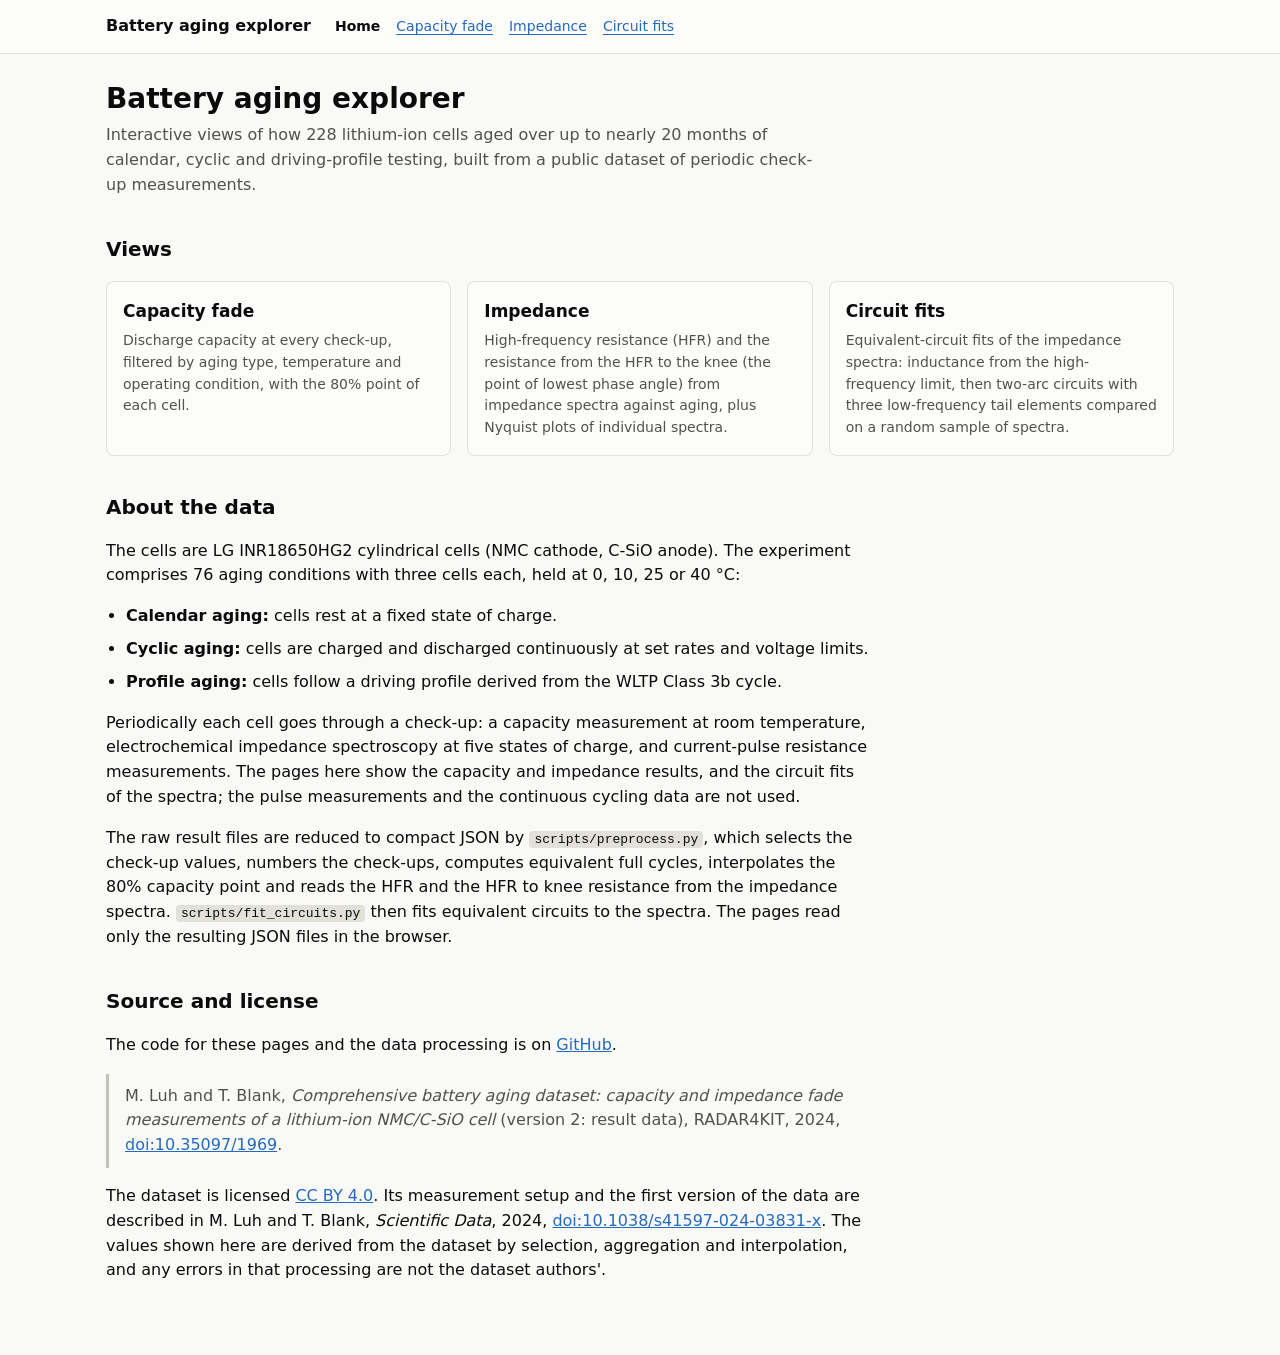
<file: index.html>
<!doctype html>
<html lang="en">
<head>
<meta charset="utf-8">
<meta name="viewport" content="width=device-width, initial-scale=1">
<title>Battery aging explorer</title>
<meta name="description" content="Interactive views of capacity fade and impedance of 228 NMC/C-SiO cells aged under calendar, cyclic and driving-profile conditions.">
<link rel="stylesheet" href="style.css">
</head>
<body>
<header class="site-header">
  <div class="inner">
    <span class="site-title">Battery aging explorer</span>
    <nav class="site-nav" aria-label="Views">
      <a href="index.html" aria-current="page">Home</a>
      <a href="capacity.html">Capacity fade</a>
      <a href="impedance.html">Impedance</a>
      <a href="circuit-fits.html">Circuit fits</a>
    </nav>
  </div>
</header>

<main>
  <h1>Battery aging explorer</h1>
  <p class="lede">
    Interactive views of how 228 lithium-ion cells aged over up to nearly 20 months of calendar, cyclic and driving-profile testing,
    built from a public dataset of periodic check-up measurements.
  </p>

  <h2>Views</h2>
  <ul class="cards">
    <li class="card">
      <a class="stretch" href="capacity.html">
        <h3>Capacity fade</h3>
        <p>Discharge capacity at every check-up, filtered by aging type, temperature and operating condition, with the 80% point of each cell.</p>
      </a>
    </li>
    <li class="card">
      <a class="stretch" href="impedance.html">
        <h3>Impedance</h3>
        <p>High-frequency resistance (HFR) and the resistance from the HFR to the knee (the point of lowest phase angle) from impedance spectra against aging, plus Nyquist plots of individual spectra.</p>
      </a>
    </li>
    <li class="card">
      <a class="stretch" href="circuit-fits.html">
        <h3>Circuit fits</h3>
        <p>Equivalent-circuit fits of the impedance spectra: inductance from the high-frequency limit, then two-arc circuits with three low-frequency tail elements compared on a random sample of spectra.</p>
      </a>
    </li>
  </ul>

  <h2 id="about">About the data</h2>
  <p>
    The cells are LG INR18650HG2 cylindrical cells (NMC cathode, C-SiO anode). The experiment comprises
    76 aging conditions with three cells each, held at 0, 10, 25 or 40 °C:
  </p>
  <ul class="notes">
    <li><strong>Calendar aging:</strong> cells rest at a fixed state of charge.</li>
    <li><strong>Cyclic aging:</strong> cells are charged and discharged continuously at set rates and voltage limits.</li>
    <li><strong>Profile aging:</strong> cells follow a driving profile derived from the WLTP Class 3b cycle.</li>
  </ul>
  <p>
    Periodically each cell goes through a check-up: a capacity measurement at room temperature, electrochemical impedance
    spectroscopy at five states of charge, and current-pulse resistance measurements. The pages here show the capacity and
    impedance results, and the circuit fits of the spectra; the pulse measurements and the continuous cycling data are not used.
  </p>
  <p>
    The raw result files are reduced to compact JSON by <code>scripts/preprocess.py</code>, which selects the check-up values,
    numbers the check-ups, computes equivalent full cycles, interpolates the 80% capacity point and reads the HFR and the HFR to knee resistance from the impedance spectra. <code>scripts/fit_circuits.py</code> then fits equivalent circuits to the spectra. The pages read only the resulting JSON files in the browser.
  </p>

  <h2>Source and license</h2>
  <p>The code for these pages and the data processing is on <a href="https://github.com/sameffman/battery-aging-explorer">GitHub</a>.</p>
  <blockquote class="citation">
    M. Luh and T. Blank, <em>Comprehensive battery aging dataset: capacity and impedance fade measurements of a lithium-ion NMC/C-SiO cell</em>
    (version 2: result data), RADAR4KIT, 2024,
    <a href="https://doi.org/10.35097/1969">doi:10.35097/1969</a>.
  </blockquote>
  <p>
    The dataset is licensed <a href="https://creativecommons.org/licenses/by/4.0/">CC BY 4.0</a>. Its measurement setup and the first
    version of the data are described in M. Luh and T. Blank, <em>Scientific Data</em>, 2024,
    <a href="https://doi.org/10.1038/s41597-024-03831-x">doi:10.1038/s41597-024-03831-x</a>.
    The values shown here are derived from the dataset by selection, aggregation and interpolation, and any errors in that processing are not the dataset authors'.
  </p>
</main>
</body>
</html>
</file>
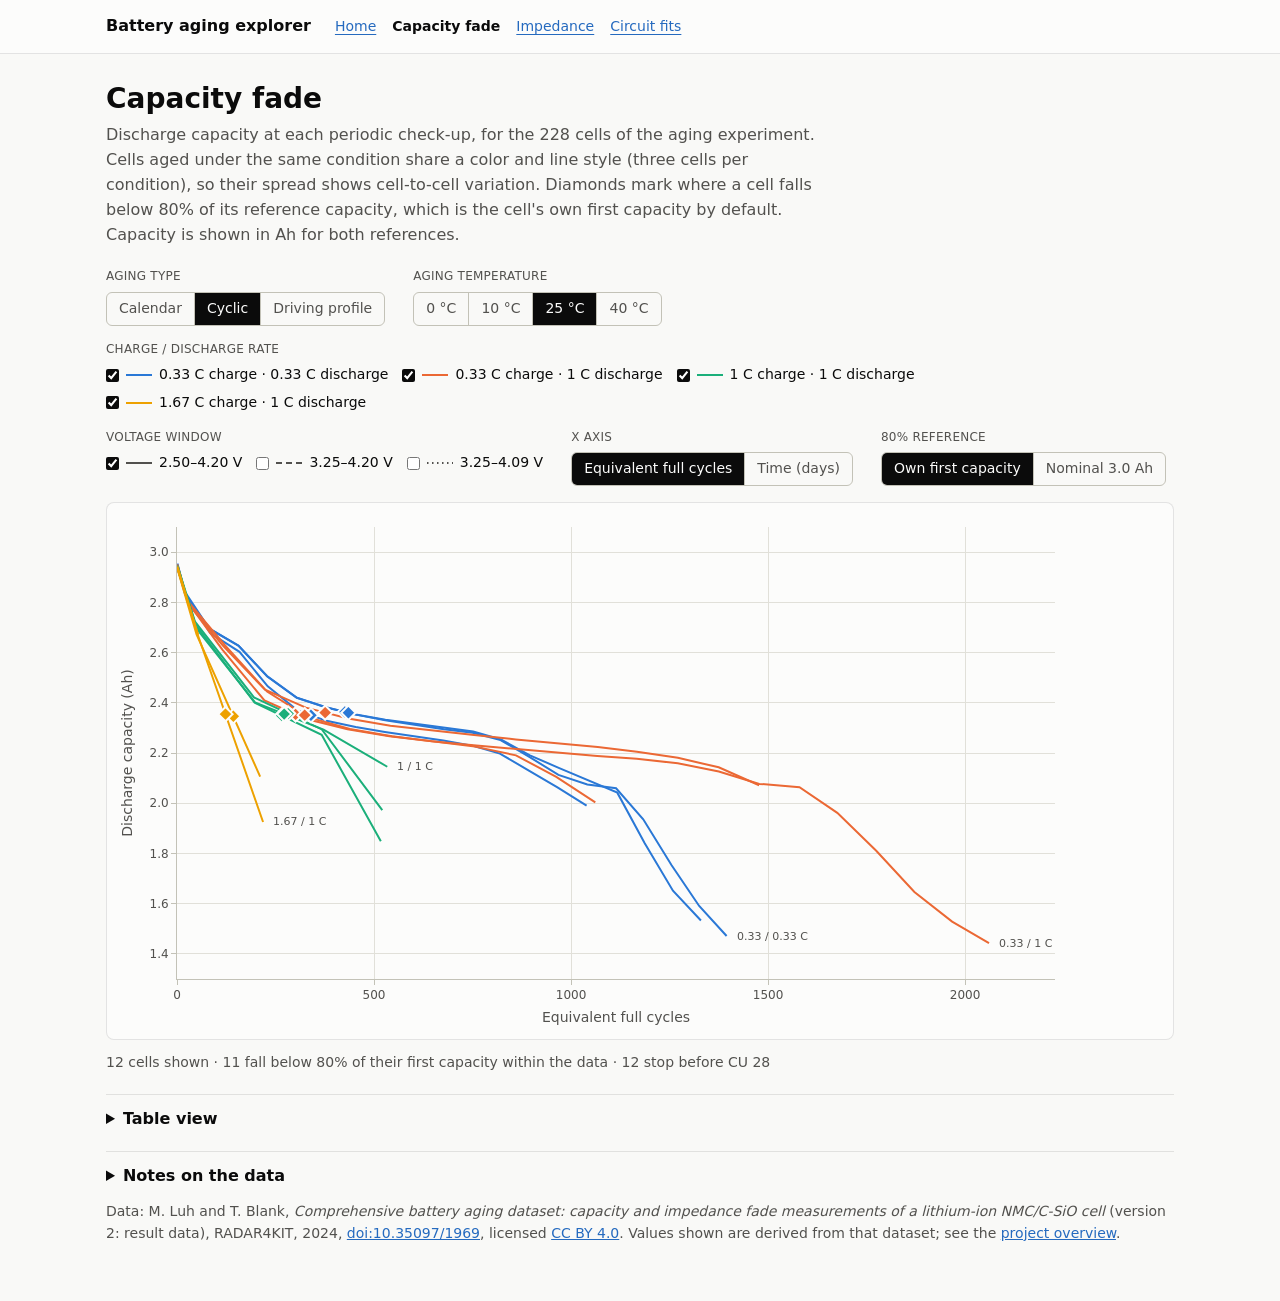
<file: capacity.html>
<!doctype html>
<html lang="en">
<head>
<meta charset="utf-8">
<meta name="viewport" content="width=device-width, initial-scale=1">
<title>Capacity fade · Battery aging explorer</title>
<meta name="description" content="Discharge capacity of 228 NMC/C-SiO 18650 cells at each check-up, filterable by aging type, temperature and operating condition.">
<link rel="stylesheet" href="style.css">
<!-- Plotly is loaded from a CDN at a pinned version. -->
<script src="https://cdn.plot.ly/plotly-2.35.2.min.js" charset="utf-8"></script>
</head>
<body>
<header class="site-header">
  <div class="inner">
    <span class="site-title">Battery aging explorer</span>
    <nav class="site-nav" aria-label="Views">
      <a href="index.html">Home</a>
      <a href="capacity.html" aria-current="page">Capacity fade</a>
      <a href="impedance.html">Impedance</a>
      <a href="circuit-fits.html">Circuit fits</a>
    </nav>
  </div>
</header>

<main>
  <h1>Capacity fade</h1>
  <p class="lede">
    Discharge capacity at each periodic check-up, for the 228 cells of the aging experiment.
    Cells aged under the same condition share a color and line style (three cells per condition),
    so their spread shows cell-to-cell variation. Diamonds mark where a cell falls below 80% of its reference capacity, which is the cell's own first capacity by default. Capacity is shown in Ah for both references.
  </p>

  <form class="controls" id="controls" aria-label="Filters" onsubmit="return false">
    <fieldset><legend>Aging type</legend><div class="options seg" id="type-options"></div></fieldset>
    <fieldset><legend>Aging temperature</legend><div class="options seg" id="temp-options"></div></fieldset>
    <fieldset><legend id="color-title"></legend><div class="options checks" id="color-options"></div></fieldset>
    <fieldset id="dash-group"><legend id="dash-title"></legend><div class="options checks" id="dash-options"></div></fieldset>
    <fieldset><legend>X axis</legend><div class="options seg" id="x-options"></div></fieldset>
    <fieldset><legend>80% reference</legend><div class="options seg" id="ref-options"></div></fieldset>
  </form>

  <div class="chart-card"><div id="chart" role="img" aria-label="Line chart of discharge capacity against aging, one line per cell. A table with the same cells follows the chart."></div></div>
  <p class="summary" id="summary" aria-live="polite"></p>

  <details>
    <summary>Table view</summary>
    <p class="summary" id="table-caption"></p>
    <div class="table-wrap"><table id="table"></table></div>
  </details>

  <details>
    <summary>Notes on the data</summary>
    <ul class="notes">
      <li><strong>Capacity</strong> is the dataset's estimate (<code>cap_aged_est_Ah</code>) from the discharge at each room-temperature check-up. The check-ups likely age the cells themselves: according to the dataset authors, each includes a 0–100–0% cycle for the capacity measurement and a 10–90–10% cycle to reach the impedance states of charge.</li>
      <li><strong>Check-up numbers</strong> run from CU 1 to CU 28, plus CU 29, a manual check-up performed at room temperature with air cooling. CU 29 is drawn but excluded from the 80% point, and marked “manual” in the tooltip.</li>
      <li><strong>80% point:</strong> the first discharge capacity below 80% of a reference capacity, linearly interpolated between the two neighboring check-ups. Cells that never drop below it within the data have no marker.</li>
      <li><strong>80% reference:</strong> by default each cell is measured against its own first discharge capacity (CU 1 for every cell). Each cell's threshold is then 80% of its own first capacity, so the thresholds differ slightly between cells, the chart has no single threshold line, and the diamonds sit at those heights. The alternative is the 3.0 Ah nominal capacity, a fixed 2.4 Ah line. It is the reference of the state-of-health scale in the dataset authors' paper, but the 80% threshold on it is this project's choice, not the authors'. Cells start slightly below 3.0 Ah, so against their own capacity they cross later, and a few cells reach 2.4 Ah without reaching 80% of their own first capacity. The dataset's own state-of-health column is not used.</li>
      <li><strong>Equivalent full cycles (EFC)</strong> are the mean of the total charged and discharged throughput divided by 3.0 Ah, as defined in the dataset readme. Calendar-aged cells only accumulate throughput during check-ups, so time is the meaningful axis for them.</li>
      <li><strong>Capacity recovery before CU 24:</strong> one of the three cells of each calendar condition above 10% SoC, the one with intermediate losses, was held at 10% SoC at its aging temperature for about 2.5 days just before CU 24. The nine of these cells that completed CU 24 regained part of their lost capacity, which appears as an upward step at CU 24, largest for cells aged at 90 and 100% SoC (for example P011-3: 2.667 Ah at CU 23, 2.688 Ah at CU 24). Most of the recovered capacity is lost again by CU 25.</li>
      <li><strong>Early shutoff:</strong> cells P012-1, P015-3 and P016-1 shut off at CU 24 and have no capacity after CU 23.</li>
      <li><strong>Voltage windows</strong> apply to cyclic aging and are the target charge and discharge voltages of the cycles; the authors relate them to state-of-charge ranges of approximately 0–100%, 10–100% and 10–90%.</li>
      <li>A check-up with a missing discharge capacity is skipped, and the line connects the neighboring check-ups.</li>
    </ul>
  </details>

  <p class="summary">
    Data: M. Luh and T. Blank, <em>Comprehensive battery aging dataset: capacity and impedance fade measurements of a lithium-ion NMC/C-SiO cell</em>
    (version 2: result data), RADAR4KIT, 2024,
    <a href="https://doi.org/10.35097/1969">doi:10.35097/1969</a>, licensed
    <a href="https://creativecommons.org/licenses/by/4.0/">CC BY 4.0</a>. Values shown are derived from that dataset; see the
    <a href="index.html#about">project overview</a>.
  </p>
</main>

<script src="file-notice.js"></script>
<script type="module">
import {
  $, FONT, MANUAL_CU, LAST_REGULAR_CU, X_AXES, loadJson, showLoadError, cssVar, isNarrow, watchDisplay,
  radioGroup, buildFilterControls, typeDefaults, visibleCells,
  baseLayout, axisStyle, hoverLabel, seriesStyle, trackLongest, directLabels, drawChart, fillTable,
} from './filters.js';

const NOMINAL_AH = 3.0;
const THRESHOLD_AH = 0.8 * NOMINAL_AH;

let conditions;   // cell id -> condition metadata
let capacity;     // cell id -> { cu: [...], q_ref, eol80_initial, eol80_nominal }
const state = { type: 'cyclic', temp: 25, color: [], dash: [], x: 'efc', ref: 'initial' };

/**
 * Per-reference settings: the threshold in Ah (null when it differs per cell, so no line is drawn), its label,
 * and which stored crossing to use. Both references plot capacity in Ah.
 */
const REFS = {
  initial: { threshold: null, label: '80% of first', reached: '80% of first capacity reached', key: 'eol80_initial' },
  nominal: { threshold: THRESHOLD_AH, label: '80% of nominal', short: '80%', reached: '80% of nominal reached', key: 'eol80_nominal' },
};
/** Height of a cell's 80% point in Ah: 80% of its own first capacity, or the fixed nominal threshold. */
const thresholdOf = (cid) => (state.ref === 'initial' ? 0.8 * capacity[cid].q_ref.Ah : THRESHOLD_AH);
const refOf = () => REFS[state.ref];

// ---------------------------------------------------------------------------
// Controls
// ---------------------------------------------------------------------------

/** Build the shared filter controls and the 80%-reference control. */
function buildControls() {
  buildFilterControls(state, render);
  radioGroup($('ref-options'), 'ref',
    [{ id: 'initial', label: 'Own first capacity' }, { id: 'nominal', label: 'Nominal 3.0 Ah' }],
    state.ref, (id) => { state.ref = id; render(); });
}

// ---------------------------------------------------------------------------
// Traces
// ---------------------------------------------------------------------------

/** Check-ups of one cell as plot points on the selected x-axis. */
function pointsOf(cid) {
  return capacity[cid].cu
    .filter((p) => p.q_dis != null && p[state.x] != null)
    .map((p) => ({ x: p[state.x], y: p.q_dis, cu: p.cu, efc: p.efc, days: p.days }));
}

/** Line traces for the given cells, the 80% markers, and the end point of each label group. */
function buildTraces(cells) {
  const surface = cssVar('--surface');
  const traces = [];
  const markers = { x: [], y: [], color: [], text: [] };
  const groups = new Map();   // "colorId/dashId" -> longest cell, for direct labels

  for (const cid of cells) {
    const style = seriesStyle(state.type, conditions[cid]);
    const pts = pointsOf(cid);
    if (!pts.length) continue;

    traces.push({
      type: 'scatter', mode: 'lines', name: cid,
      x: pts.map((p) => p.x),
      y: pts.map((p) => p.y),
      customdata: pts.map((p) => [cid, p.cu, p.efc, p.days, p.cu === MANUAL_CU ? ' (manual)' : '', ((p.y / capacity[cid].q_ref.Ah) * 100).toFixed(1)]),
      line: { color: style.color, width: 2, dash: style.dash },
      hovertemplate:
        '<b>%{y:.3f} Ah</b> · %{customdata[5]}% of first capacity' +
        '<br>%{customdata[0]} · check-up %{customdata[1]}%{customdata[4]}' +
        '<br>%{customdata[2]} EFC · day %{customdata[3]}<extra></extra>',
      hoverlabel: hoverLabel(style.color),
    });

    const eol = capacity[cid][refOf().key];
    if (eol && eol[state.x] != null) {
      markers.x.push(eol[state.x]);
      markers.y.push(thresholdOf(cid));
      markers.color.push(style.color);
      markers.text.push(`${cid} · between check-ups ${eol.between_cu[0]} and ${eol.between_cu[1]}`);
    }

    trackLongest(groups, style, pts);
  }

  if (markers.x.length) {
    traces.push({
      type: 'scatter', mode: 'markers', name: '80% point',
      x: markers.x, y: markers.y, text: markers.text,
      marker: { symbol: 'diamond', size: 11, color: markers.color, line: { color: surface, width: 2 } },
      hovertemplate: `<b>${refOf().reached}</b><br>%{text}<extra></extra>`,
      hoverlabel: hoverLabel(cssVar('--axis')),
    });
  }
  return { traces, groups };
}

// ---------------------------------------------------------------------------
// Rendering
// ---------------------------------------------------------------------------

/** Redraw the chart, summary line and table for the current filters. */
function render() {
  const cells = visibleCells(conditions, state);
  const { traces, groups } = buildTraces(cells);
  const ink2 = cssVar('--ink-2');
  const narrow = isNarrow();

  const annotations = directLabels(groups, narrow);
  // The threshold label sits in the right margin when there is room, else above the line.
  // The own-capacity reference has a different threshold per cell, so it gets no line or label.
  const ref = refOf();
  if (ref.threshold != null) annotations.push(narrow
    ? { xref: 'paper', x: 0.99, xanchor: 'right', y: ref.threshold, yanchor: 'top', yshift: -3,
        text: ref.short, showarrow: false, font: { size: 11, color: ink2, family: FONT } }
    : { xref: 'paper', x: 1, xanchor: 'left', xshift: 8, y: ref.threshold, yanchor: 'middle',
        text: ref.label, showarrow: false, font: { size: 11, color: ink2, family: FONT } });

  const allY = traces.flatMap((t) => (t.mode === 'lines' ? t.y : []));
  // Axis range: Ah in tenths with a 3.1 Ah ceiling, reaching down to the lowest capacity or 80% marker shown.
  const markerY = traces.filter((t) => t.mode === 'markers').flatMap((t) => t.y);
  const yRange = [Math.floor((Math.min(ref.threshold ?? Infinity, ...allY, ...markerY) - 0.1) * 10) / 10, 3.1];

  const layout = {
    ...baseLayout(narrow),
    margin: { l: narrow ? 52 : 62, r: narrow ? 16 : 110, t: 12, b: 56 },
    showlegend: false,
    xaxis: { title: { text: X_AXES[state.x], standoff: 10 }, rangemode: 'tozero', ...axisStyle() },
    yaxis: { title: { text: 'Discharge capacity (Ah)', standoff: 8 }, range: yRange, tickformat: '.1f', ...axisStyle() },
    shapes: ref.threshold == null ? [] : [{
      type: 'line', xref: 'paper', x0: 0, x1: 1, y0: ref.threshold, y1: ref.threshold,
      line: { color: cssVar('--muted'), width: 1 },
    }],
    annotations,
  };

  drawChart(traces, layout);
  renderSummary(cells);
  renderTable(cells);
}

/** One-line summary under the chart: cells shown, how many cross 80%, how many stop early. */
function renderSummary(cells) {
  const crossed = cells.filter((cid) => capacity[cid][refOf().key]).length;
  const early = cells.filter((cid) => conditions[cid].last_cu < LAST_REGULAR_CU).length;
  const against = state.ref === 'initial' ? 'of their first capacity' : 'of nominal capacity';
  const parts = [`${cells.length} cells shown`, `${crossed} fall below 80% ${against} within the data`];
  if (early) parts.push(`${early} stop before CU ${LAST_REGULAR_CU}`);
  $('summary').textContent = cells.length ? parts.join(' · ') : 'No cells match the selected filters.';
}

/** Table twin of the chart: the 80% point and the capacity (Ah) at every check-up, per cell. */
function renderTable(cells) {
  const cuNumbers = Array.from({ length: MANUAL_CU }, (_, i) => i + 1);
  const head = ['Cell', 'First capacity (Ah)', '80% point (EFC)', '80% point (days)', ...cuNumbers.map((n) => `CU ${n}`)];
  const rows = cells.map((cid) => {
    const byCu = new Map(capacity[cid].cu.map((p) => [p.cu, p.q_dis]));
    const eol = capacity[cid][refOf().key];
    return [
      cid,
      capacity[cid].q_ref.Ah.toFixed(3),
      eol && eol.efc != null ? eol.efc.toFixed(0) : '–',
      eol && eol.days != null ? eol.days.toFixed(1) : '–',
      ...cuNumbers.map((n) => (byCu.get(n) != null ? byCu.get(n).toFixed(3) : '–')),
    ];
  });
  $('table-caption').textContent = 'Check-up columns show discharge capacity in Ah.';
  fillTable($('table'), head, rows);
}

// ---------------------------------------------------------------------------

/** Load the data, build the controls and draw the first chart. */
async function init() {
  try {
    [conditions, capacity] = await Promise.all([loadJson('conditions.json'), loadJson('capacity.json')]);
  } catch (err) {
    showLoadError($('chart'), err);
    return;
  }
  Object.assign(state, typeDefaults(state.type));
  buildControls();
  render();
  watchDisplay(render);
}

init();
</script>
</body>
</html>
</file>
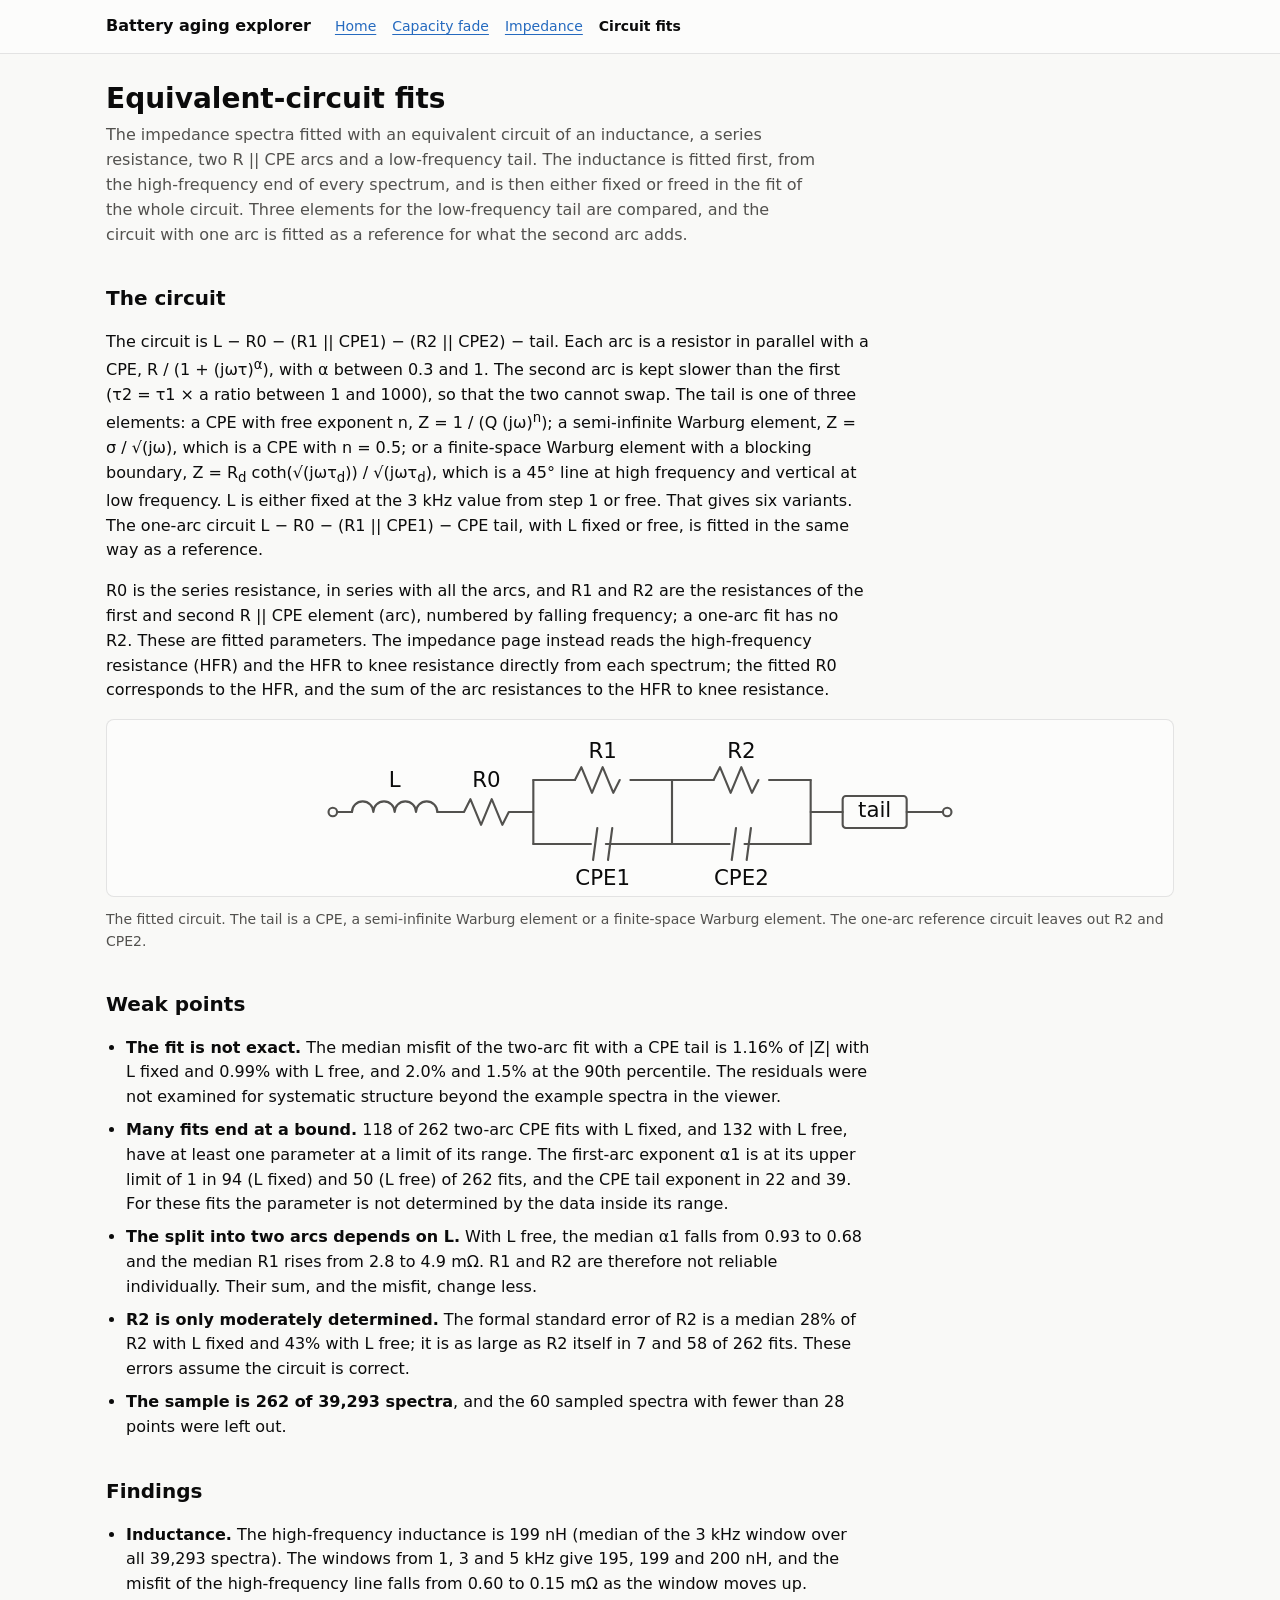
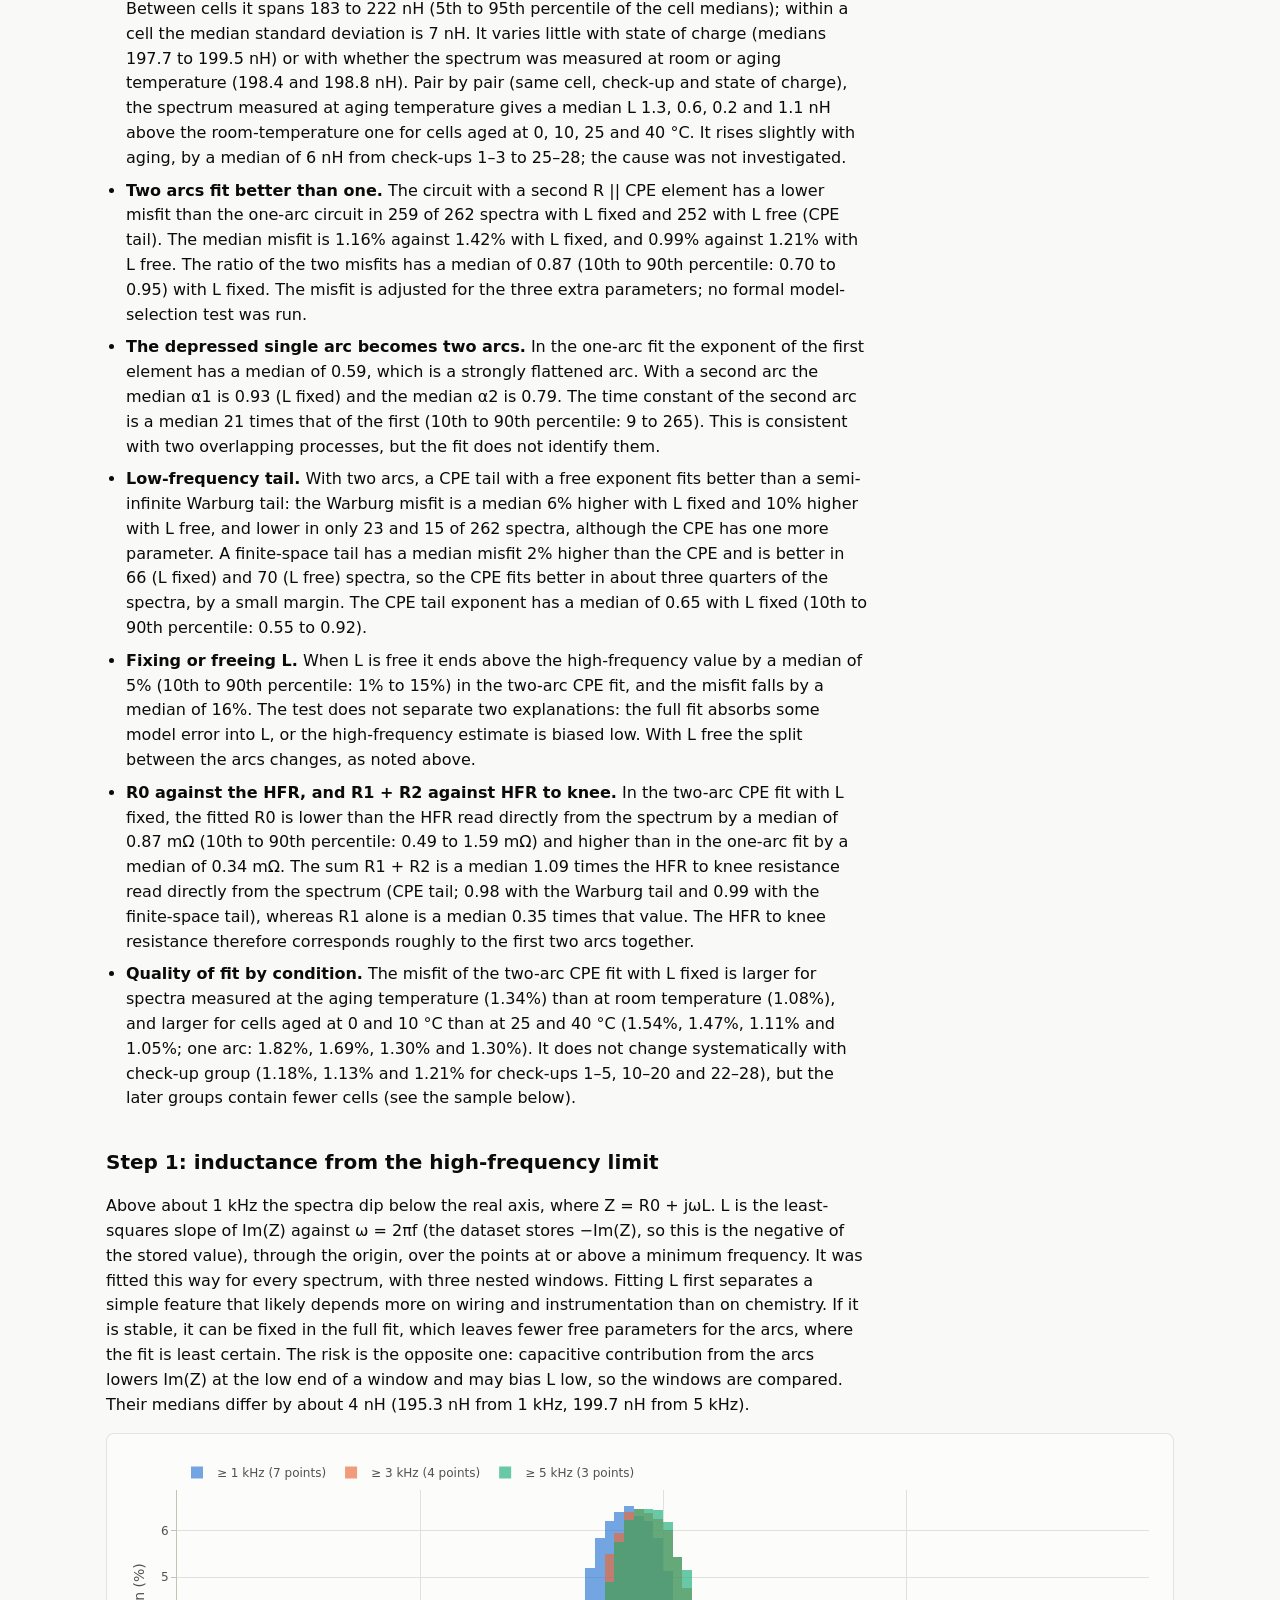
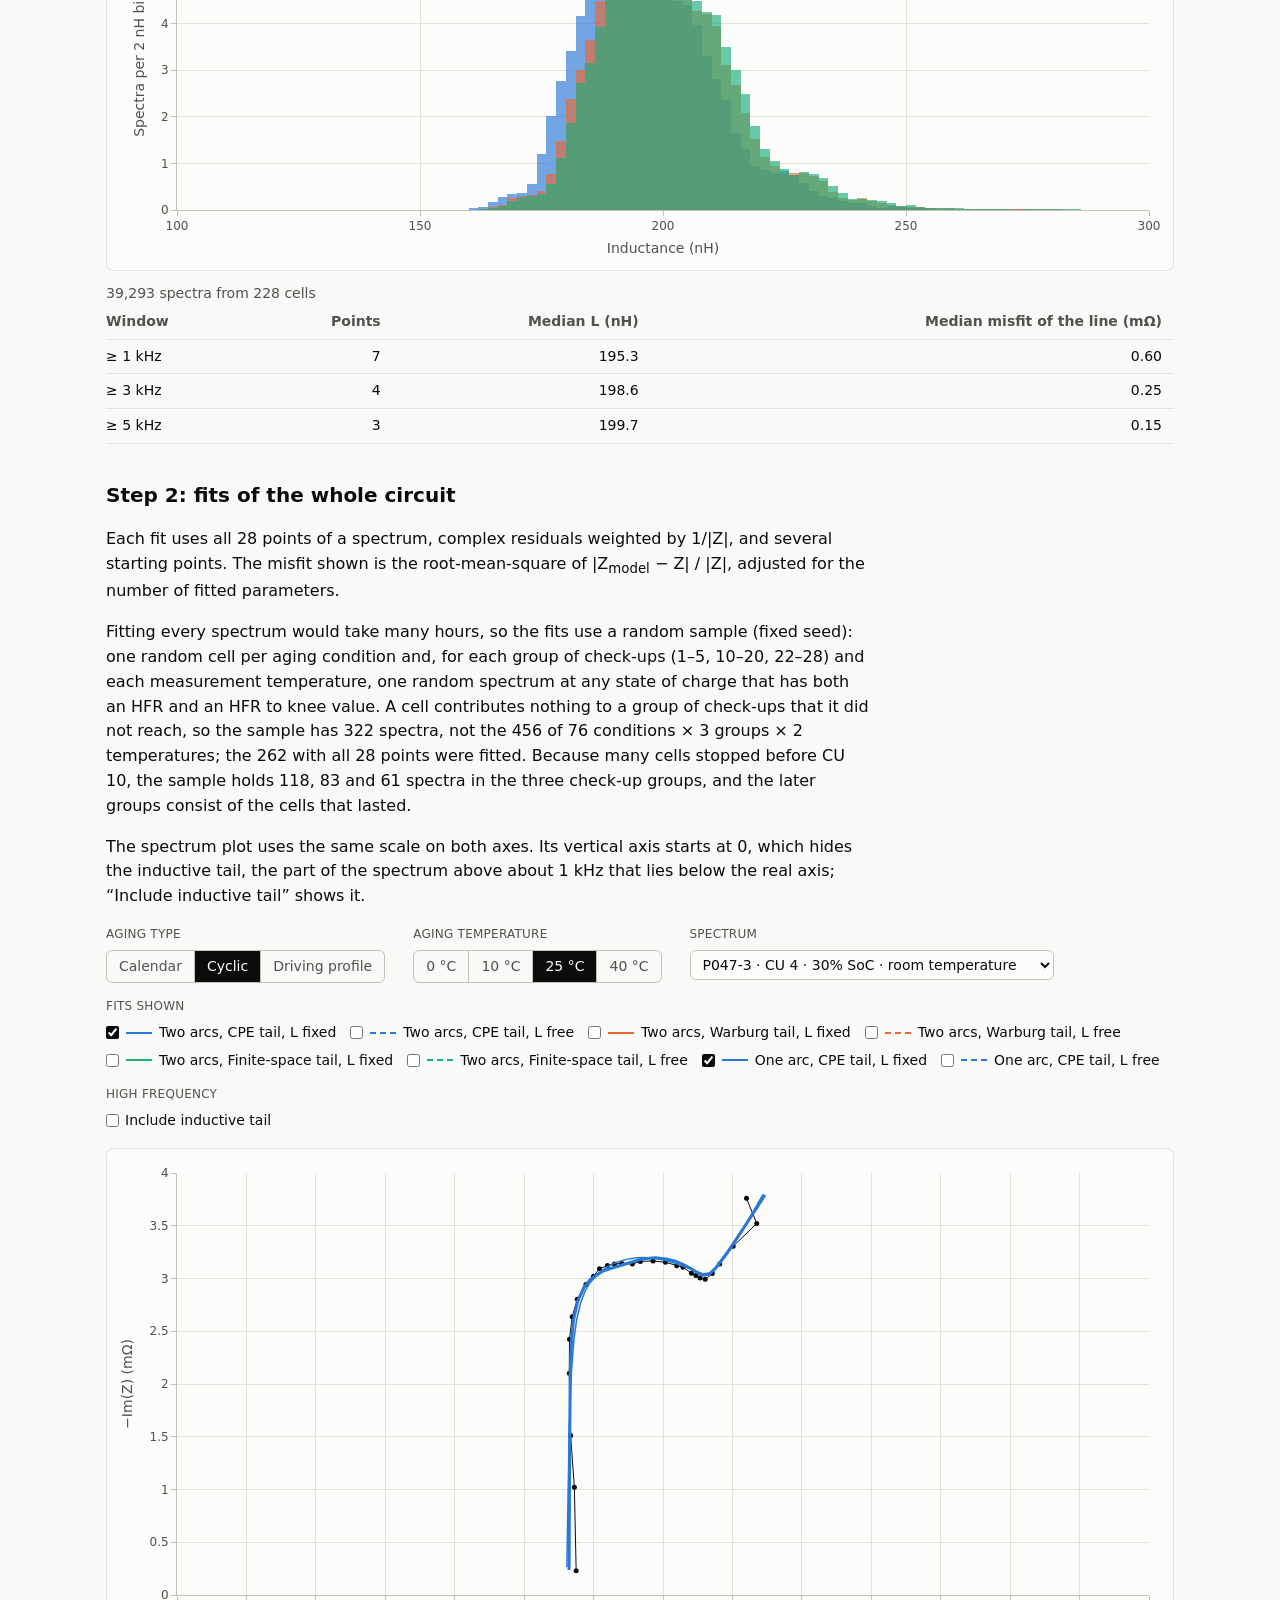
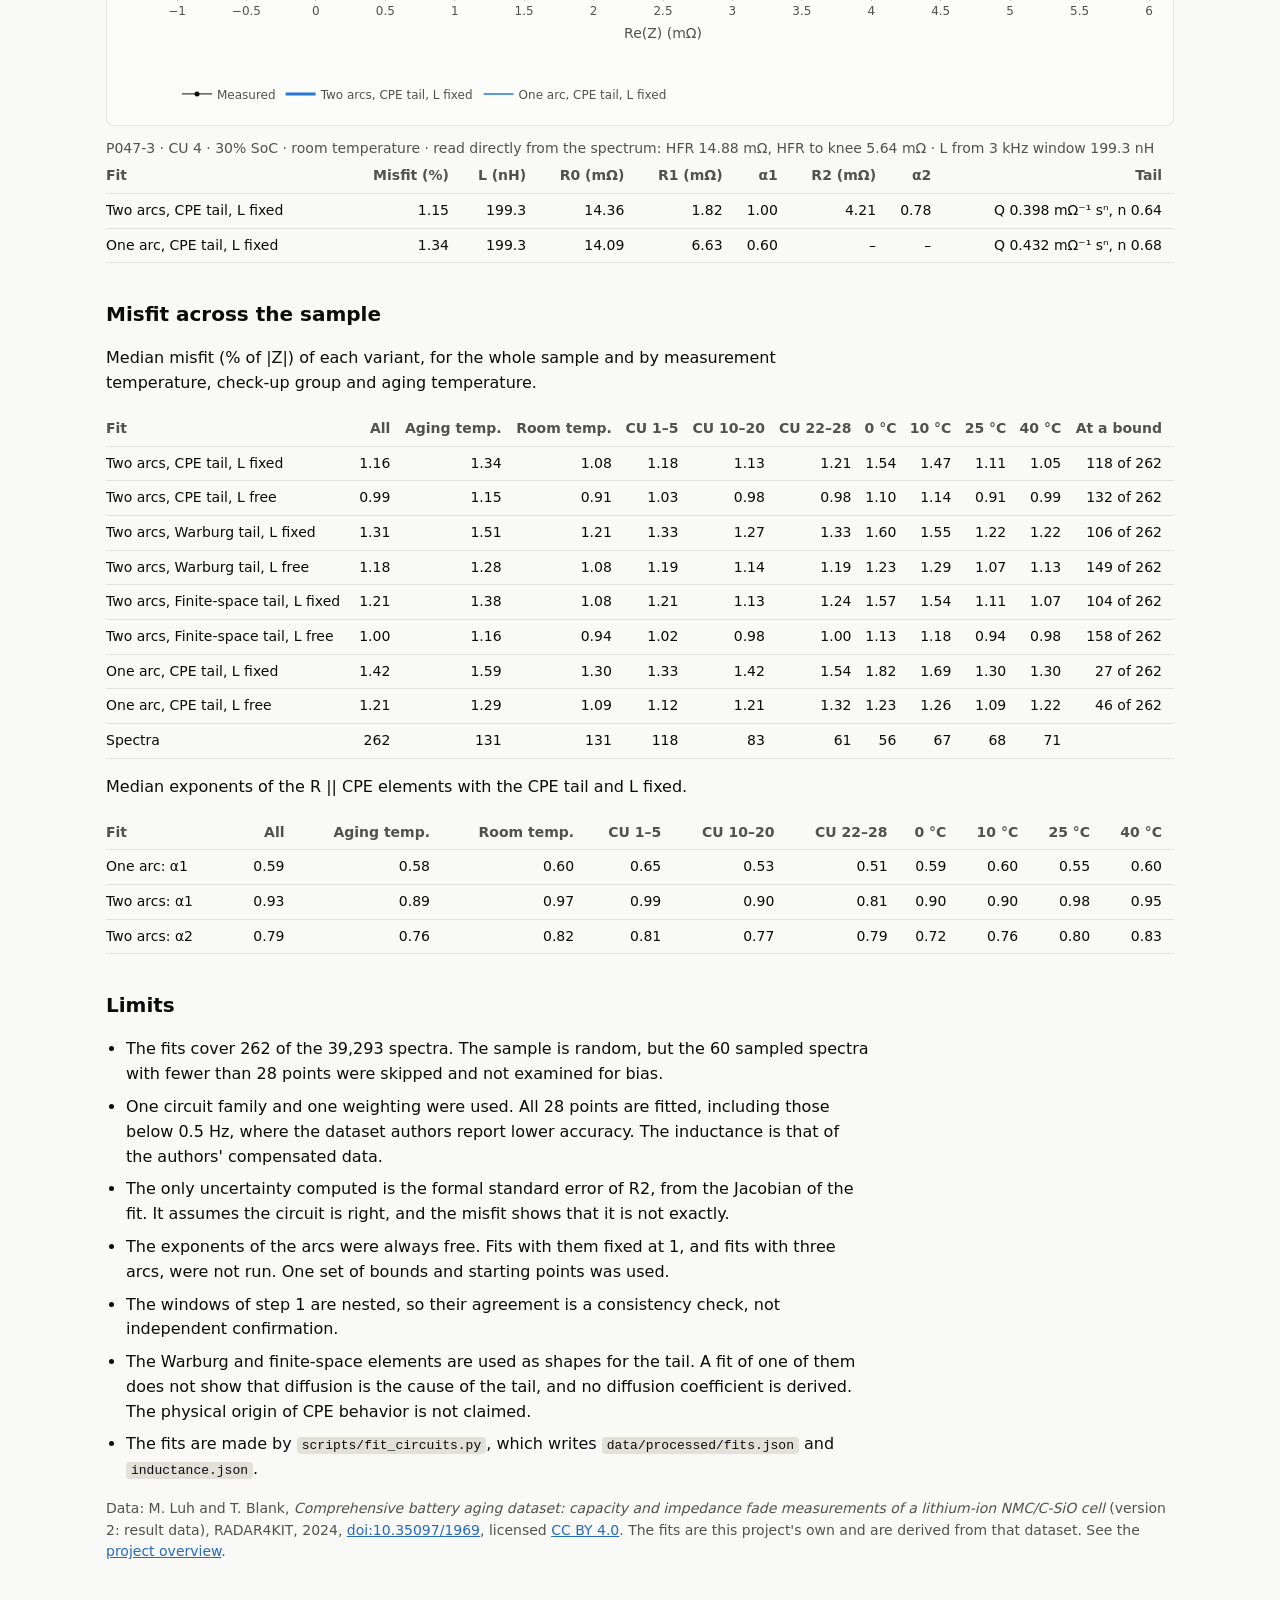
<file: circuit-fits.html>
<!doctype html>
<html lang="en">
<head>
<meta charset="utf-8">
<meta name="viewport" content="width=device-width, initial-scale=1">
<title>Circuit fits · Battery aging explorer</title>
<meta name="description" content="Equivalent-circuit fits of the impedance spectra of NMC/C-SiO cells: inductance from the high-frequency limit, then fits of a two-arc circuit with three low-frequency tail elements, compared with a one-arc reference.">
<link rel="stylesheet" href="style.css">
<!-- Plotly is loaded from a CDN at a pinned version. -->
<script src="https://cdn.plot.ly/plotly-2.35.2.min.js" charset="utf-8"></script>
</head>
<body>
<header class="site-header">
  <div class="inner">
    <span class="site-title">Battery aging explorer</span>
    <nav class="site-nav" aria-label="Views">
      <a href="index.html">Home</a>
      <a href="capacity.html">Capacity fade</a>
      <a href="impedance.html">Impedance</a>
      <a href="circuit-fits.html" aria-current="page">Circuit fits</a>
    </nav>
  </div>
</header>

<main>
  <h1>Equivalent-circuit fits</h1>
  <p class="lede">
    The impedance spectra fitted with an equivalent circuit of an inductance, a series resistance, two R || CPE arcs and a low-frequency tail.
    The inductance is fitted first, from the high-frequency end of every spectrum, and is then either fixed or freed in the fit of the whole circuit.
    Three elements for the low-frequency tail are compared, and the circuit with one arc is fitted as a reference for what the second arc adds.
  </p>

  <h2>The circuit</h2>
  <p>
    The circuit is L − R0 − (R1 || CPE1) − (R2 || CPE2) − tail. Each arc is a resistor in parallel with a CPE, R / (1 + (jωτ)<sup>α</sup>), with α between 0.3 and 1.
    The second arc is kept slower than the first (τ2 = τ1 × a ratio between 1 and 1000), so that the two cannot swap. The tail is one of three elements: a CPE with free exponent n, Z = 1 / (Q (jω)<sup>n</sup>);
    a semi-infinite Warburg element, Z = σ / √(jω), which is a CPE with n = 0.5; or a finite-space Warburg element with a blocking boundary, Z = R<sub>d</sub> coth(√(jωτ<sub>d</sub>)) / √(jωτ<sub>d</sub>), which is a 45° line at high frequency and vertical at low frequency.
    L is either fixed at the 3 kHz value from step 1 or free. That gives six variants. The one-arc circuit L − R0 − (R1 || CPE1) − CPE tail, with L fixed or free, is fitted in the same way as a reference.
  </p>
  <p>
    R0 is the series resistance, in series with all the arcs, and R1 and R2 are the resistances of the first and second R || CPE element (arc), numbered by falling frequency; a one-arc fit has no R2. These are fitted parameters. The impedance page instead reads the high-frequency resistance (HFR) and the HFR to knee resistance directly from each spectrum; the fitted R0 corresponds to the HFR, and the sum of the arc resistances to the HFR to knee resistance.
  </p>
  <figure class="circuit-figure">
    <div class="chart-card">
      <svg class="circuit" viewBox="0 0 600 150" role="img" aria-labelledby="circuit-title">
        <title id="circuit-title">Equivalent circuit: an inductance L, a resistance R0, two elements each made of a resistor in parallel with a constant-phase element (R1 and CPE1, R2 and CPE2), and a low-frequency tail, all in series.</title>
        <g class="wire">
          <circle cx="12" cy="75" r="4"/>
          <path d="M16 75H30"/>
          <path d="M30 75a10 10 0 0 1 20 0a10 10 0 0 1 20 0a10 10 0 0 1 20 0a10 10 0 0 1 20 0"/>
          <path d="M110 75H130"/>
          <path d="M130 75h5l6-12l10 24l10-24l10 24l6-12h5"/>
          <path d="M182 75H200"/>
          <path d="M200 45V105M330 45V105M460 45V105"/>
          <path d="M200 45H239M291 45H330"/>
          <path d="M239 45l6-12l10 24l10-24l10 24l6-12"/>
          <path d="M200 105H254M268 105H330"/>
          <path d="M260 90l-4 30M274 90l-4 30"/>
          <path d="M330 45H369M421 45H460"/>
          <path d="M369 45l6-12l10 24l10-24l10 24l6-12"/>
          <path d="M330 105H384M398 105H460"/>
          <path d="M390 90l-4 30M404 90l-4 30"/>
          <path d="M460 75H490"/>
          <rect x="490" y="60" width="60" height="30" rx="3"/>
          <path d="M550 75H584"/>
          <circle cx="588" cy="75" r="4"/>
        </g>
        <text x="70" y="52" text-anchor="middle">L</text>
        <text x="156" y="52" text-anchor="middle">R0</text>
        <text x="265" y="24" text-anchor="middle">R1</text>
        <text x="265" y="143" text-anchor="middle">CPE1</text>
        <text x="395" y="24" text-anchor="middle">R2</text>
        <text x="395" y="143" text-anchor="middle">CPE2</text>
        <text x="520" y="80" text-anchor="middle">tail</text>
      </svg>
    </div>
    <figcaption class="summary">
      The fitted circuit. The tail is a CPE, a semi-infinite Warburg element or a finite-space Warburg element. The one-arc reference circuit leaves out R2 and CPE2.
    </figcaption>
  </figure>

  <h2>Weak points</h2>
  <ul class="notes">
    <li><strong>The fit is not exact.</strong> The median misfit of the two-arc fit with a CPE tail is 1.16% of |Z| with L fixed and 0.99% with L free, and 2.0% and 1.5% at the 90th percentile. The residuals were not examined for systematic structure beyond the example spectra in the viewer.</li>
    <li><strong>Many fits end at a bound.</strong> 118 of 262 two-arc CPE fits with L fixed, and 132 with L free, have at least one parameter at a limit of its range. The first-arc exponent α1 is at its upper limit of 1 in 94 (L fixed) and 50 (L free) of 262 fits, and the CPE tail exponent in 22 and 39. For these fits the parameter is not determined by the data inside its range.</li>
    <li><strong>The split into two arcs depends on L.</strong> With L free, the median α1 falls from 0.93 to 0.68 and the median R1 rises from 2.8 to 4.9 mΩ. R1 and R2 are therefore not reliable individually. Their sum, and the misfit, change less.</li>
    <li><strong>R2 is only moderately determined.</strong> The formal standard error of R2 is a median 28% of R2 with L fixed and 43% with L free; it is as large as R2 itself in 7 and 58 of 262 fits. These errors assume the circuit is correct.</li>
    <li><strong>The sample is 262 of 39,293 spectra</strong>, and the 60 sampled spectra with fewer than 28 points were left out.</li>
  </ul>

  <h2>Findings</h2>
  <ul class="notes">
    <li><strong>Inductance.</strong> The high-frequency inductance is 199 nH (median of the 3 kHz window over all 39,293 spectra). The windows from 1, 3 and 5 kHz give 195, 199 and 200 nH, and the misfit of the high-frequency line falls from 0.60 to 0.15 mΩ as the window moves up. Between cells it spans 183 to 222 nH (5th to 95th percentile of the cell medians); within a cell the median standard deviation is 7 nH. It varies little with state of charge (medians 197.7 to 199.5 nH) or with whether the spectrum was measured at room or aging temperature (198.4 and 198.8 nH). Pair by pair (same cell, check-up and state of charge), the spectrum measured at aging temperature gives a median L 1.3, 0.6, 0.2 and 1.1 nH above the room-temperature one for cells aged at 0, 10, 25 and 40 °C. It rises slightly with aging, by a median of 6 nH from check-ups 1–3 to 25–28; the cause was not investigated.</li>
    <li><strong>Two arcs fit better than one.</strong> The circuit with a second R || CPE element has a lower misfit than the one-arc circuit in 259 of 262 spectra with L fixed and 252 with L free (CPE tail). The median misfit is 1.16% against 1.42% with L fixed, and 0.99% against 1.21% with L free. The ratio of the two misfits has a median of 0.87 (10th to 90th percentile: 0.70 to 0.95) with L fixed. The misfit is adjusted for the three extra parameters; no formal model-selection test was run.</li>
    <li><strong>The depressed single arc becomes two arcs.</strong> In the one-arc fit the exponent of the first element has a median of 0.59, which is a strongly flattened arc. With a second arc the median α1 is 0.93 (L fixed) and the median α2 is 0.79. The time constant of the second arc is a median 21 times that of the first (10th to 90th percentile: 9 to 265). This is consistent with two overlapping processes, but the fit does not identify them.</li>
    <li><strong>Low-frequency tail.</strong> With two arcs, a CPE tail with a free exponent fits better than a semi-infinite Warburg tail: the Warburg misfit is a median 6% higher with L fixed and 10% higher with L free, and lower in only 23 and 15 of 262 spectra, although the CPE has one more parameter. A finite-space tail has a median misfit 2% higher than the CPE and is better in 66 (L fixed) and 70 (L free) spectra, so the CPE fits better in about three quarters of the spectra, by a small margin. The CPE tail exponent has a median of 0.65 with L fixed (10th to 90th percentile: 0.55 to 0.92).</li>
    <li><strong>Fixing or freeing L.</strong> When L is free it ends above the high-frequency value by a median of 5% (10th to 90th percentile: 1% to 15%) in the two-arc CPE fit, and the misfit falls by a median of 16%. The test does not separate two explanations: the full fit absorbs some model error into L, or the high-frequency estimate is biased low. With L free the split between the arcs changes, as noted above.</li>
    <li><strong>R0 against the HFR, and R1 + R2 against HFR to knee.</strong> In the two-arc CPE fit with L fixed, the fitted R0 is lower than the HFR read directly from the spectrum by a median of 0.87 mΩ (10th to 90th percentile: 0.49 to 1.59 mΩ) and higher than in the one-arc fit by a median of 0.34 mΩ. The sum R1 + R2 is a median 1.09 times the HFR to knee resistance read directly from the spectrum (CPE tail; 0.98 with the Warburg tail and 0.99 with the finite-space tail), whereas R1 alone is a median 0.35 times that value. The HFR to knee resistance therefore corresponds roughly to the first two arcs together.</li>
    <li><strong>Quality of fit by condition.</strong> The misfit of the two-arc CPE fit with L fixed is larger for spectra measured at the aging temperature (1.34%) than at room temperature (1.08%), and larger for cells aged at 0 and 10 °C than at 25 and 40 °C (1.54%, 1.47%, 1.11% and 1.05%; one arc: 1.82%, 1.69%, 1.30% and 1.30%). It does not change systematically with check-up group (1.18%, 1.13% and 1.21% for check-ups 1–5, 10–20 and 22–28), but the later groups contain fewer cells (see the sample below).</li>
  </ul>

  <h2>Step 1: inductance from the high-frequency limit</h2>
  <p>
    Above about 1 kHz the spectra dip below the real axis, where Z = R0 + jωL. L is the least-squares slope of Im(Z) against ω = 2πf (the dataset stores −Im(Z), so this is the negative of the stored value),
    through the origin, over the points at or above a minimum frequency. It was fitted this way for every spectrum, with three nested windows.
    Fitting L first separates a simple feature that likely depends more on wiring and instrumentation than on chemistry. If it is stable, it can be fixed in the
    full fit, which leaves fewer free parameters for the arcs, where the fit is least certain. The risk is the opposite one: capacitive contribution from the
    arcs lowers Im(Z) at the low end of a window and may bias L low, so the windows are compared. Their medians differ by about 4 nH (195.3 nH from 1 kHz, 199.7 nH from 5 kHz).
  </p>
  <div class="chart-card"><div id="chart-l" role="img" aria-label="Histogram of the fitted high-frequency inductance in nanohenries for three fitting windows. A table with the medians follows."></div></div>
  <p class="summary" id="summary-l" aria-live="polite"></p>
  <div class="table-wrap"><table id="table-l"></table></div>

  <h2>Step 2: fits of the whole circuit</h2>
  <p>
    Each fit uses all 28 points of a spectrum, complex residuals weighted by 1/|Z|, and several starting points.
    The misfit shown is the root-mean-square of |Z<sub>model</sub> − Z| / |Z|, adjusted for the number of fitted parameters.
  </p>
  <p>
    Fitting every spectrum would take many hours, so the fits use a random sample (fixed seed): one random cell per aging condition and, for each
    group of check-ups (1–5, 10–20, 22–28) and each measurement temperature, one random spectrum at any state of charge that has both an HFR and an HFR to knee value. A cell contributes nothing to a group of check-ups that it did not reach, so the sample has 322 spectra, not the 456 of 76 conditions × 3 groups × 2 temperatures; the 262 with all
    28 points were fitted. Because many cells stopped before CU 10, the sample holds 118, 83 and 61 spectra in the three check-up groups, and the later groups consist of the cells that lasted.
  </p>

  <p>
    The spectrum plot uses the same scale on both axes. Its vertical axis starts at 0, which hides the inductive tail, the part of the spectrum above about 1 kHz that lies below the real axis; “Include inductive tail” shows it.
  </p>

  <form class="controls" id="controls" aria-label="Spectrum and fits" onsubmit="return false">
    <fieldset><legend>Aging type</legend><div class="options seg" id="type-options"></div></fieldset>
    <fieldset><legend>Aging temperature</legend><div class="options seg" id="temp-options"></div></fieldset>
    <fieldset><legend><label for="spectrum-select">Spectrum</label></legend><select id="spectrum-select"></select></fieldset>
    <fieldset><legend>Fits shown</legend><div class="options checks" id="variant-options"></div></fieldset>
    <fieldset><legend>High frequency</legend><div class="options checks" id="tail-options"></div></fieldset>
  </form>
  <div class="chart-card"><div id="chart" role="img" aria-label="Nyquist plot of one measured spectrum with the selected circuit fits. A table with the fitted parameters follows."></div></div>
  <p class="summary" id="summary" aria-live="polite"></p>
  <div class="table-wrap"><table id="table"></table></div>

  <h2>Misfit across the sample</h2>
  <p>Median misfit (% of |Z|) of each variant, for the whole sample and by measurement temperature, check-up group and aging temperature.</p>
  <div class="table-wrap"><table id="table-misfit"></table></div>
  <p>Median exponents of the R || CPE elements with the CPE tail and L fixed.</p>
  <div class="table-wrap"><table id="table-alpha"></table></div>

  <h2>Limits</h2>
  <ul class="notes">
    <li>The fits cover 262 of the 39,293 spectra. The sample is random, but the 60 sampled spectra with fewer than 28 points were skipped and not examined for bias.</li>
    <li>One circuit family and one weighting were used. All 28 points are fitted, including those below 0.5 Hz, where the dataset authors report lower accuracy. The inductance is that of the authors' compensated data.</li>
    <li>The only uncertainty computed is the formal standard error of R2, from the Jacobian of the fit. It assumes the circuit is right, and the misfit shows that it is not exactly.</li>
    <li>The exponents of the arcs were always free. Fits with them fixed at 1, and fits with three arcs, were not run. One set of bounds and starting points was used.</li>
    <li>The windows of step 1 are nested, so their agreement is a consistency check, not independent confirmation.</li>
    <li>The Warburg and finite-space elements are used as shapes for the tail. A fit of one of them does not show that diffusion is the cause of the tail, and no diffusion coefficient is derived. The physical origin of CPE behavior is not claimed.</li>
    <li>The fits are made by <code>scripts/fit_circuits.py</code>, which writes <code>data/processed/fits.json</code> and <code>inductance.json</code>.</li>
  </ul>

  <p class="summary">
    Data: M. Luh and T. Blank, <em>Comprehensive battery aging dataset: capacity and impedance fade measurements of a lithium-ion NMC/C-SiO cell</em>
    (version 2: result data), RADAR4KIT, 2024,
    <a href="https://doi.org/10.35097/1969">doi:10.35097/1969</a>, licensed
    <a href="https://creativecommons.org/licenses/by/4.0/">CC BY 4.0</a>. The fits are this project's own and are derived from that dataset. See the
    <a href="index.html#about">project overview</a>.
  </p>
</main>

<script src="file-notice.js"></script>
<script type="module">
import {
  $, FONT, loadJson, spectraOf, showLoadError, cssVar, isNarrow, watchDisplay,
  radioGroup, checkGroup, AGING, TEMPERATURES, seriesVar,
  baseLayout, axisStyle, nyquistYAxis, drawNyquist, hoverLabel, drawChart, fillTable,
} from './filters.js';

const TAILS = [
  { id: 'cpe', label: 'CPE tail' },
  { id: 'warburg', label: 'Warburg tail' },
  { id: 'finite', label: 'Finite-space tail' },
];
const L_MODES = ['fixed', 'free'];
const LINE_STYLES = { fixed: { plotly: 'solid', css: '' }, free: { plotly: 'dash', css: '6 4' } };

/** The eight fit variants in display order (ids as in fits.json): two arcs with each tail and treatment of L, then the one-arc reference with the CPE tail. */
const VARIANTS = [
  ...TAILS.flatMap((tail, index) => L_MODES.map((mode) => ({
    id: `${tail.id}+arc_${mode}`, label: `Two arcs, ${tail.label}, L ${mode}`, tail: tail.id, arcs: 2, mode, colorIndex: index,
  }))),
  ...L_MODES.map((mode) => ({ id: `cpe_${mode}`, label: `One arc, CPE tail, L ${mode}`, tail: 'cpe', arcs: 1, mode, colorIndex: 0 })),
];

/** The windows of step 1: minimum frequency in Hz and the number of points above it. */
const L_WINDOWS = [{ hz: 1000, points: 7 }, { hz: 3000, points: 4 }, { hz: 5000, points: 3 }];

/** Columns of the misfit table: label and the key of the stratum in fits.json. */
const STRATA = [
  ['All', 'all'], ['Aging temp.', 'aging temperature'], ['Room temp.', 'room temperature'],
  ['CU 1–5', 'early'], ['CU 10–20', 'mid'], ['CU 22–28', 'late'],
  ['0 °C', '0 °C'], ['10 °C', '10 °C'], ['25 °C', '25 °C'], ['40 °C', '40 °C'],
];

let fits;           // fits.json
let inductance;     // cell id -> [[cu, soc, rt, L per window], ...]
let renderToken = 0;
const state = { type: 'cyclic', temp: 25, pick: 0, show: ['cpe_fixed', 'cpe+arc_fixed'], tail: false };

// ---------------------------------------------------------------------------
// Step 1: inductance
// ---------------------------------------------------------------------------

/** Histogram of the fitted inductance of every spectrum, one trace per window. */
function renderInductance() {
  const narrow = isNarrow();
  const traces = L_WINDOWS.map((w, k) => ({
    type: 'histogram', histnorm: 'percent', name: `≥ ${w.hz / 1000} kHz (${w.points} points)`,
    x: Object.values(inductance).flatMap((rows) => rows.map((r) => r[3 + k]).filter((v) => v != null)),
    xbins: { start: 0, end: 500, size: 2 }, opacity: 0.65,
    marker: { color: cssVar(seriesVar(k)) },
    hovertemplate: '%{x} nH · %{y:.2f}% of spectra<extra></extra>',
    hoverlabel: hoverLabel(cssVar(seriesVar(k))),
  }));
  const layout = {
    ...baseLayout(narrow),
    height: narrow ? 320 : 380,
    margin: { l: narrow ? 52 : 62, r: 16, t: 12, b: 56 },
    barmode: 'overlay',
    showlegend: true,
    legend: { orientation: 'h', x: 0, y: 1.1, font: { color: cssVar('--ink-2'), family: FONT, size: 12 } },
    xaxis: { title: { text: 'Inductance (nH)', standoff: 10 }, range: [100, 300], ...axisStyle() },
    yaxis: { title: { text: 'Spectra per 2 nH bin (%)', standoff: 8 }, ...axisStyle() },
  };
  drawChart(traces, layout, 'chart-l');
}

/** Summary line and table of the inductance fits per window. */
function renderInductanceTable() {
  const s = fits.inductance;
  $('summary-l').textContent = `${s.spectra.toLocaleString('en-US')} spectra from ${Object.keys(inductance).length} cells`;
  const head = ['Window', 'Points', 'Median L (nH)', 'Median misfit of the line (mΩ)'];
  const rows = L_WINDOWS.map((w, k) => [`≥ ${w.hz / 1000} kHz`, String(w.points), s.median_nH[k].toFixed(1), s.median_residual_mOhm[k].toFixed(2)]);
  fillTable($('table-l'), head, rows);
}

// ---------------------------------------------------------------------------
// Step 2: viewer for one spectrum
// ---------------------------------------------------------------------------

const measurementOf = (rt) => (rt === 1 ? 'room temperature' : 'aging temperature');

/** Sampled spectra of the selected aging type and temperature, in a stable order. */
function listedSpectra() {
  return fits.spectra
    .filter((s) => s.age === state.type && s.T === state.temp)
    .sort((a, b) => a.cell.localeCompare(b.cell) || a.cu - b.cu || a.soc - b.soc || a.rt - b.rt);
}

/** Build the radio controls, the spectrum picker and the fit checkboxes. */
function buildControls() {
  radioGroup($('type-options'), 'type',
    Object.entries(AGING).map(([id, a]) => ({ id, label: a.label })),
    state.type, (id) => { state.type = id; state.pick = typicalPick(listedSpectra()); render(); });
  radioGroup($('temp-options'), 'temp',
    TEMPERATURES.map((t) => ({ id: String(t), label: `${t} °C` })),
    String(state.temp), (id) => { state.temp = Number(id); state.pick = typicalPick(listedSpectra()); render(); });
  $('spectrum-select').addEventListener('change', (ev) => { state.pick = Number(ev.target.value); render(); });
  checkGroup($('variant-options'),
    VARIANTS.map((v) => ({ id: v.id, label: v.label, key: { colorVar: seriesVar(v.colorIndex), dash: LINE_STYLES[v.mode].css } })),
    state.show, (ids) => { state.show = ids; render(); });
  checkGroup($('tail-options'), [{ id: 'tail', label: 'Include inductive tail' }], [],
    (ids) => { state.tail = ids.includes('tail'); render(); });
}

/** Index of the listed spectrum whose two-arc misfit (CPE tail, L fixed) is closest to the median of the sample, so the first view is a typical one. */
function typicalPick(list) {
  const median = fits.summary.by_stratum.all.variants['cpe+arc_fixed'].rms_pct.median;
  const distance = (s) => Math.abs(s.fits['cpe+arc_fixed'].rms_pct - median);
  return list.reduce((best, s, i) => (distance(s) < distance(list[best]) ? i : best), 0);
}

/** Fill the spectrum picker with the listed spectra. */
function fillSpectrumSelect(list) {
  const select = $('spectrum-select');
  select.replaceChildren(...list.map((s, i) => Object.assign(document.createElement('option'), {
    value: String(i), textContent: `${s.cell} · CU ${s.cu} · ${s.soc}% SoC · ${measurementOf(s.rt)}`,
  })));
  select.value = String(state.pick);
}

/** Plotly traces: the measured spectrum and one line per selected fit. */
function buildTraces(entry, spectrum) {
  const traces = [{
    type: 'scatter', mode: 'lines+markers', name: 'Measured',
    x: spectrum.re, y: spectrum.im, customdata: spectrum.f,
    line: { color: cssVar('--ink'), width: 1 }, marker: { color: cssVar('--ink'), size: 5 },
    hovertemplate: '<b>%{customdata} Hz</b><br>Re %{x:.2f} · −Im %{y:.2f} mΩ<extra></extra>',
    hoverlabel: hoverLabel(cssVar('--ink')),
  }];
  for (const v of VARIANTS.filter((x) => state.show.includes(x.id))) {
    const color = cssVar(seriesVar(v.colorIndex));
    traces.push({
      type: 'scatter', mode: 'lines', name: v.label,
      x: entry.fits[v.id].re, y: entry.fits[v.id].im,
      line: { color, width: v.arcs === 2 ? 3 : 1.5, dash: LINE_STYLES[v.mode].plotly },
      hovertemplate: `${v.label}<br>Re %{x:.2f} · −Im %{y:.2f} mΩ<extra></extra>`,
      hoverlabel: hoverLabel(color),
    });
  }
  return traces;
}

/** Text of the fitted tail parameters of one variant. */
function tailText(tail, q) {
  const sig = (x) => Number(x).toPrecision(3);
  if (tail === 'cpe') return `Q ${sig(q[0])} mΩ⁻¹ sⁿ, n ${Number(q[1]).toFixed(2)}`;
  if (tail === 'warburg') return `σ ${sig(q[0])} mΩ s⁻¹ᐟ²`;
  return `Rd ${sig(q[0])} mΩ, τd ${sig(q[1])} s`;
}

/** Table of the fitted parameters of the selected variants for the shown spectrum. */
function renderParameterTable(entry) {
  const head = ['Fit', 'Misfit (%)', 'L (nH)', 'R0 (mΩ)', 'R1 (mΩ)', 'α1', 'R2 (mΩ)', 'α2', 'Tail'];
  const rows = VARIANTS.filter((v) => state.show.includes(v.id)).map((v) => {
    const f = entry.fits[v.id];
    return [v.label, f.rms_pct.toFixed(2), f.L.toFixed(1), f.R0.toFixed(2), f.R1.toFixed(2), f.a1.toFixed(2),
            v.arcs === 2 ? f.R2.toFixed(2) : '–', v.arcs === 2 ? f.a2.toFixed(2) : '–', tailText(v.tail, f.tail)];
  });
  fillTable($('table'), head, rows);
}

/** Redraw the viewer for the current selection. */
async function render() {
  const token = ++renderToken;
  const list = listedSpectra();
  if (state.pick >= list.length) state.pick = 0;
  fillSpectrumSelect(list);
  const narrow = isNarrow();
  const entry = list[state.pick];
  if (!entry) {
    $('summary').textContent = 'No sampled spectrum for this selection.';
    fillTable($('table'), [], []);
    return;
  }
  let spectrum;
  try {
    spectrum = (await spectraOf(entry.cell)).find((s) => s.cu === entry.cu && s.soc === entry.soc && s.rt === entry.rt);
  } catch (err) {
    showLoadError($('chart'), err);
    return;
  }
  if (token !== renderToken) return;   // a newer render has started

  const layout = {
    ...baseLayout(narrow),
    height: narrow ? 380 : 560,
    margin: { l: narrow ? 52 : 62, r: 16, t: 12, b: 120 },
    showlegend: true,
    legend: { orientation: 'h', x: 0, y: -0.2, font: { color: cssVar('--ink-2'), family: FONT, size: 12 } },
    xaxis: { title: { text: 'Re(Z) (mΩ)', standoff: 10 }, ...axisStyle() },
    yaxis: nyquistYAxis(state.tail),
  };
  drawNyquist(buildTraces(entry, spectrum), layout);
  $('summary').textContent = `${entry.cell} · CU ${entry.cu} · ${entry.soc}% SoC · ${measurementOf(entry.rt)} · ` +
    `read directly from the spectrum: HFR ${entry.r0.toFixed(2)} mΩ, HFR to knee ${entry.r1.toFixed(2)} mΩ · L from 3 kHz window ${entry.L_hf.toFixed(1)} nH`;
  renderParameterTable(entry);
}

// ---------------------------------------------------------------------------
// Tables over the whole sample
// ---------------------------------------------------------------------------

/** Misfit and exponent tables from the summary in fits.json. */
function renderSampleTables() {
  const by = fits.summary.by_stratum;
  const misfitHead = ['Fit', ...STRATA.map(([label]) => label), 'At a bound'];
  const misfitRows = VARIANTS.map((v) => [
    v.label,
    ...STRATA.map(([, key]) => by[key].variants[v.id].rms_pct.median.toFixed(2)),
    `${by.all.variants[v.id].at_bound} of ${by.all.n}`,
  ]);
  misfitRows.push(['Spectra', ...STRATA.map(([, key]) => String(by[key].n)), '']);
  fillTable($('table-misfit'), misfitHead, misfitRows);

  const alphaRows = [['cpe_fixed', 'a1', 'One arc: α1'], ['cpe+arc_fixed', 'a1', 'Two arcs: α1'], ['cpe+arc_fixed', 'a2', 'Two arcs: α2']].map(([id, key, label]) => [
    label,
    ...STRATA.map(([, stratum]) => by[stratum].variants[id][key].median.toFixed(2)),
  ]);
  fillTable($('table-alpha'), ['Fit', ...STRATA.map(([label]) => label)], alphaRows);
}

// ---------------------------------------------------------------------------

/** Load the data, draw the inductance chart, build the controls and draw the first spectrum. */
async function init() {
  try {
    [fits, inductance] = await Promise.all([loadJson('fits.json'), loadJson('inductance.json')]);
  } catch (err) {
    showLoadError($('chart-l'), err);
    return;
  }
  renderInductance();
  renderInductanceTable();
  renderSampleTables();
  buildControls();
  state.pick = typicalPick(listedSpectra());
  render();
  watchDisplay(() => { renderInductance(); render(); });
}

init();
</script>
</body>
</html>
</file>
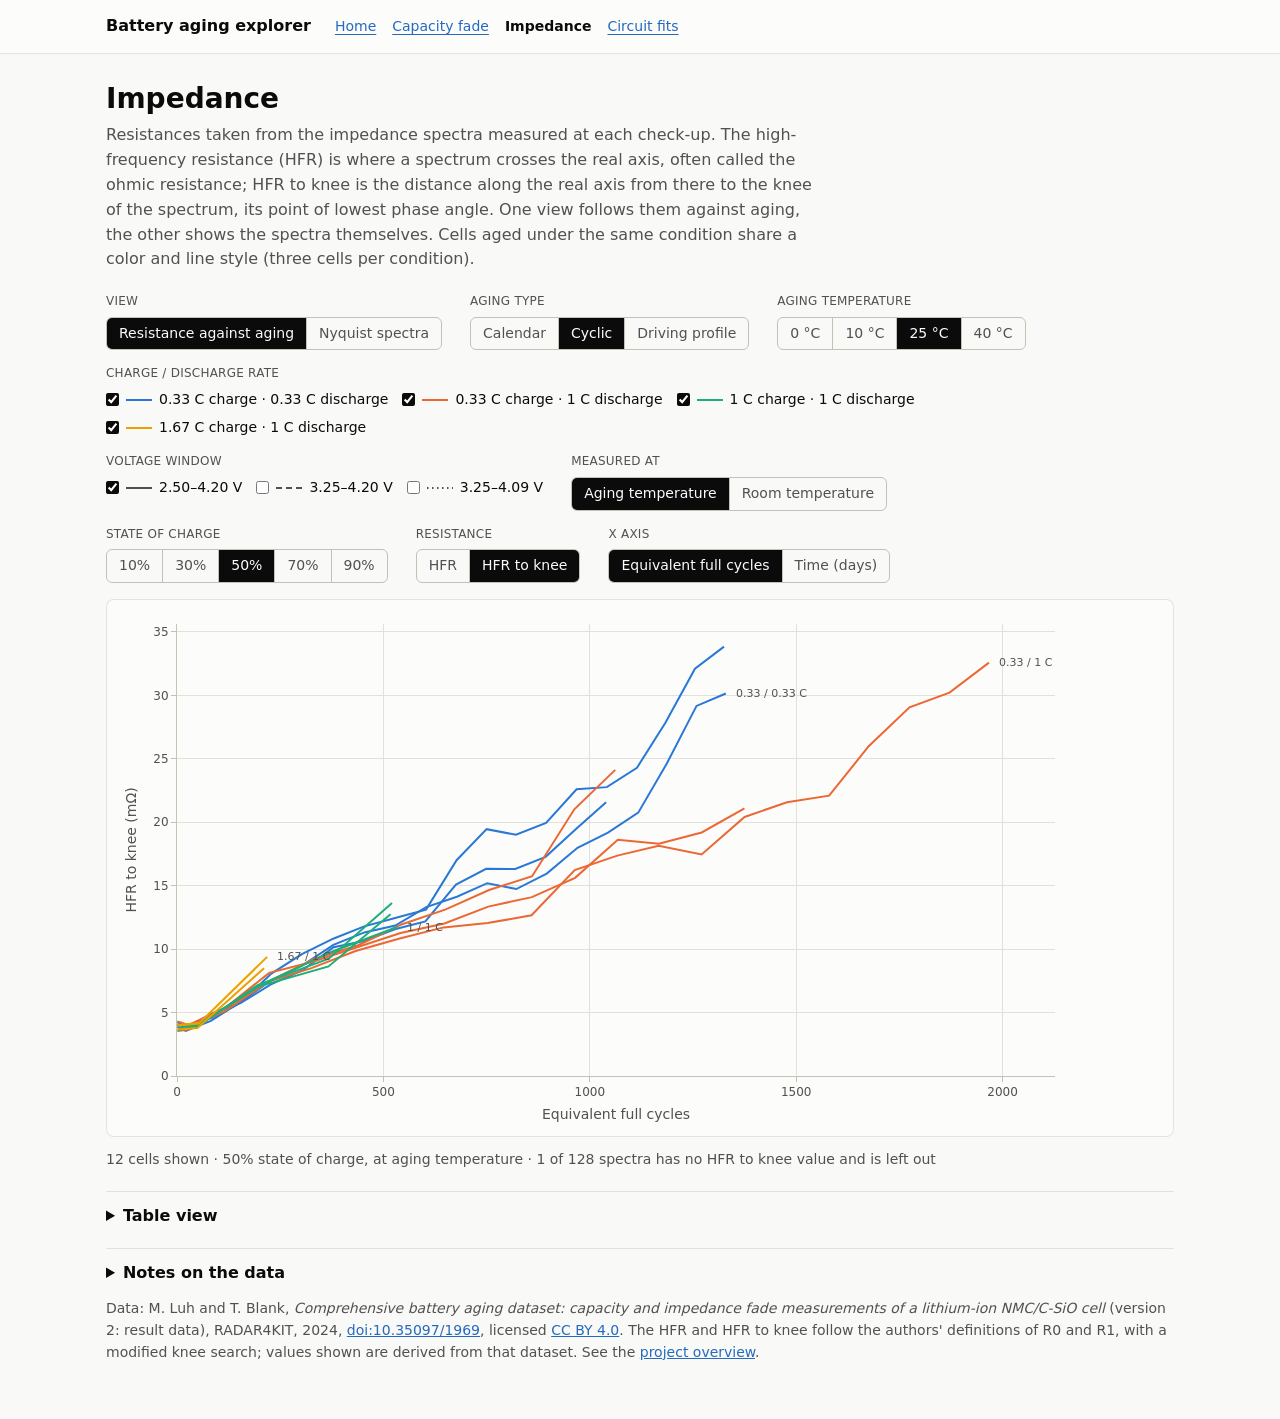
<file: impedance.html>
<!doctype html>
<html lang="en">
<head>
<meta charset="utf-8">
<meta name="viewport" content="width=device-width, initial-scale=1">
<title>Impedance · Battery aging explorer</title>
<meta name="description" content="High-frequency resistance and the resistance from there to the knee, from the impedance spectra of 228 NMC/C-SiO 18650 cells at each check-up, plus Nyquist plots of individual spectra.">
<link rel="stylesheet" href="style.css">
<!-- Plotly is loaded from a CDN at a pinned version. -->
<script src="https://cdn.plot.ly/plotly-2.35.2.min.js" charset="utf-8"></script>
</head>
<body>
<header class="site-header">
  <div class="inner">
    <span class="site-title">Battery aging explorer</span>
    <nav class="site-nav" aria-label="Views">
      <a href="index.html">Home</a>
      <a href="capacity.html">Capacity fade</a>
      <a href="impedance.html" aria-current="page">Impedance</a>
      <a href="circuit-fits.html">Circuit fits</a>
    </nav>
  </div>
</header>

<main>
  <h1>Impedance</h1>
  <p class="lede">
    Resistances taken from the impedance spectra measured at each check-up. The high-frequency resistance (HFR) is where a spectrum crosses the real axis, often called the ohmic resistance;
    HFR to knee is the distance along the real axis from there to the knee of the spectrum, its point of lowest phase angle. One view follows them against aging,
    the other shows the spectra themselves. Cells aged under the same condition share a color and line style (three cells per condition).
  </p>

  <form class="controls" id="controls" aria-label="Filters" onsubmit="return false">
    <fieldset><legend>View</legend><div class="options seg" id="view-options"></div></fieldset>
    <fieldset><legend>Aging type</legend><div class="options seg" id="type-options"></div></fieldset>
    <fieldset><legend>Aging temperature</legend><div class="options seg" id="temp-options"></div></fieldset>
    <fieldset><legend id="color-title"></legend><div class="options checks" id="color-options"></div></fieldset>
    <fieldset id="dash-group"><legend id="dash-title"></legend><div class="options checks" id="dash-options"></div></fieldset>
    <fieldset><legend>Measured at</legend><div class="options seg" id="meas-options"></div></fieldset>
    <fieldset><legend>State of charge</legend><div class="options seg" id="soc-options"></div></fieldset>
    <fieldset id="quantity-group"><legend>Resistance</legend><div class="options seg" id="quantity-options"></div></fieldset>
    <fieldset id="x-group"><legend>X axis</legend><div class="options seg" id="x-options"></div></fieldset>
    <fieldset id="cell-group"><legend><label for="cell-select">Cell</label></legend><select id="cell-select"></select></fieldset>
    <fieldset id="tail-group"><legend>High frequency</legend><div class="options checks" id="tail-options"></div></fieldset>
  </form>

  <div class="chart-card"><div id="chart" role="img" aria-label="Chart of impedance resistances. A table with the same values follows the chart."></div></div>
  <div class="ramp" id="ramp" hidden>
    <span>Check-up 1</span><span class="ramp-bar" id="ramp-bar" aria-hidden="true"></span><span>Check-up 28</span>
  </div>
  <p class="summary" id="summary" aria-live="polite"></p>

  <details>
    <summary>Table view</summary>
    <p class="summary" id="table-caption"></p>
    <div class="table-wrap"><table id="table"></table></div>
  </details>

  <details>
    <summary>Notes on the data</summary>
    <ul class="notes">
      <li><strong>Spectra</strong> are used as stored in the dataset, with the authors' compensated impedance. Spectra marked invalid and points with missing values are dropped. At each check-up a spectrum is measured at five states of charge, at room temperature and at the cell's aging (operating) temperature. Values are in milliohms.</li>
      <li><strong>Room and aging temperature</strong> are told apart by the dataset's <code>is_rt</code> flag: 1 for a measurement at room temperature, 0 for one at operating (aging) temperature.</li>
      <li><strong>HFR</strong> (high-frequency resistance) is the real part where the spectrum crosses the real axis, found by linear interpolation between the two neighboring points, searched between 200 Hz and 3.3 kHz. The authors call it R0.</li>
      <li><strong>HFR to knee</strong> is the real part at the knee of the spectrum minus the HFR, the combined resistance of every arc before the knee. The authors call it R1. The knee is the point of lowest phase angle among the local minima of the phase at or below 33 Hz, and it must have at least two measured points at lower frequency. Without such a knee a spectrum has no HFR to knee value and the point is left out of the chart. The authors instead take the lowest phase angle over 0.49 to 33 Hz, which can return an end point of that range, and average over each check-up; here every spectrum is evaluated on its own.</li>
      <li><strong>Not fitted:</strong> The HFR and HFR to knee are read directly from the measured spectra. They are not parameters of a fitted equivalent circuit, and HFR to knee combines every process before the knee, so it is not the resistance of a single one. The circuit fits page uses R0, R1 and R2 for fitted parameters, which are different quantities.</li>
      <li><strong>Nyquist plot:</strong> the vertical axis is −Im(Z), the sign in which the dataset stores the imaginary part, positive for capacitive behavior, so spectra rise as the frequency falls. At the highest frequencies the points lie below the real axis (the inductive tail). Both axes use the same scale, and the vertical axis starts at 0, so the tail is hidden unless “Include inductive tail” is checked. Diamonds mark the HFR on the real axis and circles mark the knee. The authors report the data as most accurate between 0.5 Hz and 5 kHz, excluding 100 Hz and 208.3 Hz; no points are removed here on that basis.</li>
      <li><strong>Check-up numbers</strong> run from CU 1 to CU 28, plus CU 29, a manual check-up performed at room temperature with air cooling, marked “manual” in the tooltip.</li>
      <li><strong>Equivalent full cycles (EFC)</strong> are as on the capacity page. Calendar-aged cells only accumulate throughput during check-ups, so time is the meaningful axis for them.</li>
    </ul>
  </details>

  <p class="summary">
    Data: M. Luh and T. Blank, <em>Comprehensive battery aging dataset: capacity and impedance fade measurements of a lithium-ion NMC/C-SiO cell</em>
    (version 2: result data), RADAR4KIT, 2024,
    <a href="https://doi.org/10.35097/1969">doi:10.35097/1969</a>, licensed
    <a href="https://creativecommons.org/licenses/by/4.0/">CC BY 4.0</a>. The HFR and HFR to knee follow the authors' definitions of R0 and R1, with a modified knee search; values shown are derived from that dataset. See the
    <a href="index.html#about">project overview</a>.
  </p>
</main>

<script src="file-notice.js"></script>
<script type="module">
import {
  $, FONT, MANUAL_CU, LAST_REGULAR_CU, X_AXES, loadJson, spectraOf, showLoadError, cssVar, isNarrow, watchDisplay,
  radioGroup, checkGroup, buildFilterControls, typeDefaults, visibleCells,
  baseLayout, axisStyle, nyquistYAxis, drawNyquist, hoverLabel, seriesStyle, trackLongest, directLabels, drawChart, fillTable,
} from './filters.js';

const SOCS = [10, 30, 50, 70, 90];

let conditions;   // cell id -> condition metadata
let capacity;     // cell id -> { cu: [{ cu, efc, days, ... }], ... }
let rIndex;       // cell id -> Map "cu|soc|rt" -> { r0, r1, knee }
let cuInfo;       // cell id -> Map cu -> { efc, days }
let renderToken = 0;

const state = { view: 'resist', type: 'cyclic', temp: 25, color: [], dash: [], x: 'efc',
                quantity: 'r1', meas: '0', soc: '50', cell: null, tail: false };

const QUANTITIES = {
  r0: { label: 'HFR', title: 'HFR (mΩ)', missing: 'HFR' },
  r1: { label: 'HFR to knee', title: 'HFR to knee (mΩ)', missing: 'HFR to knee value' },
};
const MEAS = { '0': 'aging temperature', '1': 'room temperature' };

// Sequential single-hue ramps for the check-up number: light to dark in light mode,
// and dark to light in dark mode so later check-ups always stand out more.
const RAMP_LIGHT = ['#86b6ef', '#5598e7', '#2a78d6', '#1c5cab', '#104281', '#0d366b'];
const RAMP_DARK = ['#184f95', '#256abf', '#3987e5', '#6da7ec', '#86b6ef', '#9ec5f4'];
const isDark = () => window.matchMedia('(prefers-color-scheme: dark)').matches;
const rampStops = () => (isDark() ? RAMP_DARK : RAMP_LIGHT);

/** Color of check-up `cu` on the ramp (CU 1 at one end, CU 28 and the manual CU 29 at the other). */
function rampColor(cu) {
  const stops = rampStops().map((h) => [1, 3, 5].map((i) => parseInt(h.slice(i, i + 2), 16)));
  const t = Math.min(Math.max((cu - 1) / (LAST_REGULAR_CU - 1), 0), 1) * (stops.length - 1);
  const i = Math.min(Math.floor(t), stops.length - 2);
  const f = t - i;
  const c = stops[i].map((v, k) => Math.round(v + (stops[i + 1][k] - v) * f));
  return `rgb(${c.join(',')})`;
}

// ---------------------------------------------------------------------------
// Data access
// ---------------------------------------------------------------------------

/** One stored resistance entry { r0, r1, knee } of a cell, or undefined. */
const entryOf = (cid, cu, soc = state.soc, rt = state.meas) => rIndex[cid].get(`${cu}|${soc}|${rt}`);
const valueOf = (e) => (e ? e[state.quantity] : null);

// ---------------------------------------------------------------------------
// Controls
// ---------------------------------------------------------------------------

/** Build the shared filter controls and the controls specific to this page. */
function buildControls() {
  radioGroup($('view-options'), 'view',
    [{ id: 'resist', label: 'Resistance against aging' }, { id: 'nyquist', label: 'Nyquist spectra' }],
    state.view, (id) => { state.view = id; applyView(); render(); });

  buildFilterControls(state, render);

  radioGroup($('meas-options'), 'meas',
    [{ id: '0', label: 'Aging temperature' }, { id: '1', label: 'Room temperature' }],
    state.meas, (id) => { state.meas = id; render(); });

  radioGroup($('soc-options'), 'soc',
    SOCS.map((s) => ({ id: String(s), label: `${s}%` })),
    state.soc, (id) => { state.soc = id; render(); });

  radioGroup($('quantity-options'), 'quantity',
    Object.entries(QUANTITIES).map(([id, q]) => ({ id, label: q.label })),
    state.quantity, (id) => { state.quantity = id; render(); });

  $('cell-select').addEventListener('change', (ev) => { state.cell = ev.target.value; render(); });

  checkGroup($('tail-options'), [{ id: 'tail', label: 'Include inductive tail' }], [],
    (ids) => { state.tail = ids.includes('tail'); render(); });
  applyView();
}

/** Show only the controls that belong to the selected view. */
function applyView() {
  const nyquist = state.view === 'nyquist';
  $('x-group').hidden = nyquist;
  $('quantity-group').hidden = nyquist;
  $('cell-group').hidden = !nyquist;
  $('tail-group').hidden = !nyquist;
  $('ramp').hidden = !nyquist;
  $('chart').setAttribute('aria-label', nyquist
    ? 'Nyquist plot of the impedance spectra of one cell, one curve per check-up. A table with the resistances of the cell follows the chart.'
    : 'Line chart of a resistance taken from the impedance spectra, against aging, one line per cell. A table with the same cells follows the chart.');
}

/** Keep the cell picker in step with the filters; the chosen cell stays if it is still shown. */
function syncCellSelect(cells) {
  if (!cells.includes(state.cell)) state.cell = cells[0] ?? null;
  const select = $('cell-select');
  select.replaceChildren(...cells.map((cid) => Object.assign(document.createElement('option'), { value: cid, textContent: cid })));
  select.value = state.cell ?? '';
}

// ---------------------------------------------------------------------------
// Resistance against aging
// ---------------------------------------------------------------------------

/** Check-ups of one cell as plot points on the selected x-axis, for the selected resistance. */
function pointsOf(cid) {
  const pts = [];
  for (const [cu, info] of cuInfo[cid]) {
    const e = entryOf(cid, cu);
    const y = valueOf(e);
    if (y == null || info[state.x] == null) continue;
    pts.push({ x: info[state.x], y, cu, efc: info.efc, days: info.days, knee: e.knee });
  }
  return pts.sort((p, q) => p.cu - q.cu);
}

/** Line traces for the given cells and the end point of each label group. */
function buildTraces(cells) {
  const q = QUANTITIES[state.quantity];
  const traces = [];
  const groups = new Map();   // "colorId/dashId" -> longest cell, for direct labels

  for (const cid of cells) {
    const style = seriesStyle(state.type, conditions[cid]);
    const pts = pointsOf(cid);
    if (!pts.length) continue;

    traces.push({
      type: 'scatter', mode: 'lines', name: cid,
      x: pts.map((p) => p.x),
      y: pts.map((p) => p.y),
      customdata: pts.map((p) => [cid, p.cu, p.efc, p.days, p.cu === MANUAL_CU ? ' (manual)' : '', p.knee]),
      line: { color: style.color, width: 2, dash: style.dash },
      hovertemplate:
        `<b>%{y:.2f} mΩ</b> ${q.label}` +
        '<br>%{customdata[0]} · check-up %{customdata[1]}%{customdata[4]}' +
        '<br>%{customdata[2]} EFC · day %{customdata[3]}' +
        (state.quantity === 'r1' ? '<br>knee at %{customdata[5]} Hz' : '') +
        '<extra></extra>',
      hoverlabel: hoverLabel(style.color),
    });

    trackLongest(groups, style, pts);
  }
  return { traces, groups };
}

/** Draw the selected resistance against aging, one line per cell. */
function renderResistance(cells, narrow) {
  const { traces, groups } = buildTraces(cells);
  const annotations = directLabels(groups, narrow);
  if (!traces.length) {
    annotations.push({ xref: 'paper', yref: 'paper', x: 0.5, y: 0.5, showarrow: false,
      text: cells.length ? 'No values for this selection.' : 'No cells match the selected filters.',
      font: { size: 14, color: cssVar('--ink-2'), family: FONT } });
  }

  const layout = {
    ...baseLayout(narrow),
    margin: { l: narrow ? 52 : 62, r: narrow ? 16 : 110, t: 12, b: 56 },
    showlegend: false,
    xaxis: { title: { text: X_AXES[state.x], standoff: 10 }, rangemode: 'tozero', ...axisStyle() },
    yaxis: { title: { text: QUANTITIES[state.quantity].title, standoff: 8 }, rangemode: 'tozero', ...axisStyle() },
    annotations,
  };
  return drawChart(traces, layout);
}

// ---------------------------------------------------------------------------
// Nyquist spectra of one cell
// ---------------------------------------------------------------------------

/**
 * Draw one curve per check-up for a cell at the selected state of charge and measurement temperature,
 * with HFR and knee markers. Resolves to the spectra shown, or null if loading failed or a newer render superseded this one.
 */
async function renderNyquist(cid, narrow, token) {
  const surface = cssVar('--surface');
  const ink = cssVar('--ink');
  const ink2 = cssVar('--ink-2');
  let spectra = [];
  if (cid) {
    try {
      spectra = await spectraOf(cid);
    } catch (err) {
      showLoadError($('chart'), err);
      return null;
    }
    if (token !== renderToken) return null;   // a newer render has started
  }
  const soc = Number(state.soc);
  const rt = Number(state.meas);
  const shown = spectra.filter((s) => s.soc === soc && s.rt === rt).sort((p, q) => p.cu - q.cu);

  const traces = [];
  const r0Pts = { x: [], y: [], text: [] };
  const kneePts = { x: [], y: [], text: [] };
  for (const s of shown) {
    const manual = s.cu === MANUAL_CU ? ' (manual)' : '';
    traces.push({
      type: 'scatter', mode: 'lines+markers', name: `CU ${s.cu}`, showlegend: false,
      x: s.re, y: s.im,
      customdata: s.f.map((f) => [s.cu, f, manual]),
      line: { color: rampColor(s.cu), width: 1.5 },
      marker: { color: rampColor(s.cu), size: 4 },
      hovertemplate: '<b>%{customdata[1]} Hz</b><br>Re %{x:.2f} · −Im %{y:.2f} mΩ<br>check-up %{customdata[0]}%{customdata[2]}<extra></extra>',
      hoverlabel: hoverLabel(rampColor(s.cu)),
    });
    const e = entryOf(cid, s.cu, state.soc, state.meas);
    if (!e) continue;
    if (e.r0 != null) {
      r0Pts.x.push(e.r0); r0Pts.y.push(0);
      r0Pts.text.push(`CU ${s.cu} · HFR ${e.r0.toFixed(2)} mΩ`);
    }
    if (e.r0 != null && e.r1 != null && e.knee != null) {
      let k = 0;   // spectrum point at the knee frequency
      s.f.forEach((f, i) => { if (Math.abs(f - e.knee) < Math.abs(s.f[k] - e.knee)) k = i; });
      kneePts.x.push(s.re[k]); kneePts.y.push(s.im[k]);
      kneePts.text.push(`CU ${s.cu} · knee at ${e.knee} Hz · HFR to knee ${e.r1.toFixed(2)} mΩ`);
    }
  }
  if (r0Pts.x.length) {
    traces.push({
      type: 'scatter', mode: 'markers', name: 'HFR (real-axis crossing)',
      x: r0Pts.x, y: r0Pts.y, text: r0Pts.text, cliponaxis: false,
      marker: { symbol: 'diamond', size: 9, color: ink, line: { color: surface, width: 2 } },
      hovertemplate: '%{text}<extra></extra>',
      hoverlabel: hoverLabel(ink),
    });
  }
  if (kneePts.x.length) {
    traces.push({
      type: 'scatter', mode: 'markers', name: 'Knee (lowest phase angle)',
      x: kneePts.x, y: kneePts.y, text: kneePts.text,
      marker: { symbol: 'circle-open', size: 10, color: ink, line: { color: ink, width: 2 } },
      hovertemplate: '%{text}<extra></extra>',
      hoverlabel: hoverLabel(ink),
    });
  }

  const annotations = traces.length ? [] : [{
    xref: 'paper', yref: 'paper', x: 0.5, y: 0.5, showarrow: false,
    text: cid ? 'No spectra for this selection.' : 'No cells match the selected filters.',
    font: { size: 14, color: ink2, family: FONT },
  }];
  const layout = {
    ...baseLayout(narrow),
    height: narrow ? 380 : 560,
    margin: { l: narrow ? 52 : 62, r: 16, t: 12, b: 96 },
    showlegend: true,
    legend: { orientation: 'h', x: 0, y: -0.2, font: { color: ink2, family: FONT, size: 12 } },
    xaxis: { title: { text: 'Re(Z) (mΩ)', standoff: 10 }, ...axisStyle() },
    yaxis: nyquistYAxis(state.tail),
    annotations,
  };
  await drawNyquist(traces, layout);
  return shown;
}

// ---------------------------------------------------------------------------
// Rendering
// ---------------------------------------------------------------------------

/** Redraw the selected view, summary line and table for the current filters. */
async function render() {
  const token = ++renderToken;
  const cells = visibleCells(conditions, state);
  syncCellSelect(cells);
  const narrow = isNarrow();

  // The ramp key under the Nyquist plot follows the theme.
  $('ramp-bar').style.background = `linear-gradient(to right, ${rampStops().join(', ')})`;

  if (state.view === 'resist') {
    renderResistance(cells, narrow);
    renderSummary(cells, null);
  } else {
    const shown = await renderNyquist(state.cell, narrow, token);
    if (token !== renderToken || shown == null) return;
    renderSummary(cells, shown);
  }
  renderTable(cells);
}

/** One-line summary under the chart: what is shown, and how many spectra lack the selected resistance. */
function renderSummary(cells, shown) {
  if (!cells.length) { $('summary').textContent = 'No cells match the selected filters.'; return; }
  const where = `${state.soc}% state of charge, at ${MEAS[state.meas]}`;
  if (shown) {
    $('summary').textContent = `${state.cell} · ${shown.length} spectra (${where})`;
    return;
  }
  let total = 0;
  let empty = 0;
  for (const cid of cells) {
    for (const cu of cuInfo[cid].keys()) {
      const e = entryOf(cid, cu);
      if (!e) continue;
      total += 1;
      if (valueOf(e) == null) empty += 1;
    }
  }
  const parts = [`${cells.length} cells shown`, where];
  if (empty) parts.push(`${empty} of ${total} spectra ${empty === 1 ? 'has' : 'have'} no ${QUANTITIES[state.quantity].missing} and ${empty === 1 ? 'is' : 'are'} left out`);
  $('summary').textContent = parts.join(' · ');
}

/** Table twin of the chart: one resistance per cell and check-up, or all three values of the selected cell. */
function renderTable(cells) {
  const cuNumbers = Array.from({ length: MANUAL_CU }, (_, i) => i + 1);
  const fmt = (v, d) => (v == null ? '–' : v.toFixed(d));
  const head = [state.view === 'resist' ? 'Cell' : state.cell ?? 'Cell', ...cuNumbers.map((n) => `CU ${n}`)];
  const rows = [];
  if (state.view === 'resist') {
    for (const cid of cells) {
      rows.push([cid, ...cuNumbers.map((n) => fmt(valueOf(entryOf(cid, n)), 3))]);
    }
    $('table-caption').textContent =
      `Check-up columns show ${QUANTITIES[state.quantity].label} in mΩ at ${state.soc}% state of charge, at ${MEAS[state.meas]}; – marks a missing spectrum or value.`;
  } else if (state.cell) {
    const cid = state.cell;
    rows.push(['HFR (mΩ)', ...cuNumbers.map((n) => fmt(entryOf(cid, n)?.r0, 3))]);
    rows.push(['HFR to knee (mΩ)', ...cuNumbers.map((n) => fmt(entryOf(cid, n)?.r1, 3))]);
    rows.push(['Knee (Hz)', ...cuNumbers.map((n) => fmt(entryOf(cid, n)?.knee, 2))]);
    $('table-caption').textContent =
      `Resistances of ${cid} at ${state.soc}% state of charge, at ${MEAS[state.meas]}; – marks a missing spectrum or value.`;
  } else {
    $('table-caption').textContent = '';
  }
  fillTable($('table'), head, rows);
}

// ---------------------------------------------------------------------------

/** Load the data, index it by cell, build the controls and draw the first view. */
async function init() {
  let eisR;
  try {
    [conditions, capacity, eisR] = await Promise.all([loadJson('conditions.json'), loadJson('capacity.json'), loadJson('eis_r.json')]);
  } catch (err) {
    showLoadError($('chart'), err);
    return;
  }
  rIndex = {};
  for (const [cid, list] of Object.entries(eisR)) {
    rIndex[cid] = new Map(list.map(([cu, soc, rt, r0, r1, knee]) => [`${cu}|${soc}|${rt}`, { r0, r1, knee }]));
  }
  cuInfo = {};
  for (const [cid, c] of Object.entries(capacity)) {
    cuInfo[cid] = new Map(c.cu.map((p) => [p.cu, { efc: p.efc, days: p.days }]));
  }
  for (const cid of Object.keys(conditions)) {
    if (!rIndex[cid]) rIndex[cid] = new Map();
    if (!cuInfo[cid]) cuInfo[cid] = new Map();
  }
  Object.assign(state, typeDefaults(state.type));
  buildControls();
  render();
  watchDisplay(render);
}

init();
</script>
</body>
</html>
</file>
<file: style.css>
/* Shared styles for the explorer pages.
   Colors are role tokens so the light and dark themes switch in one place.
   Series colors are the first four slots of a categorical palette that was checked
   for color-vision-deficiency separation in both themes. */

:root {
  color-scheme: light;
  --page: #f9f9f7;
  --surface: #fcfcfb;
  --ink: #0b0b0b;
  --ink-2: #52514e;
  --muted: #898781;
  --grid: #e1e0d9;
  --axis: #c3c2b7;
  --border: rgba(11, 11, 11, 0.10);
  --link: #256abf;
  --series-1: #2a78d6;
  --series-2: #eb6834;
  --series-3: #1baf7a;
  --series-4: #eda100;
}

@media (prefers-color-scheme: dark) {
  :root {
    color-scheme: dark;
    --page: #0d0d0d;
    --surface: #1a1a19;
    --ink: #f0efec;
    --ink-2: #c3c2b7;
    --muted: #898781;
    --grid: #2c2c2a;
    --axis: #383835;
    --border: rgba(255, 255, 255, 0.10);
    --link: #6da7ec;
    --series-1: #3987e5;
    --series-2: #d95926;
    --series-3: #199e70;
    --series-4: #c98500;
  }
}

* { box-sizing: border-box; }

body {
  margin: 0;
  background: var(--page);
  color: var(--ink);
  font: 16px/1.55 system-ui, -apple-system, "Segoe UI", sans-serif;
}

a { color: var(--link); }

.site-header {
  border-bottom: 1px solid var(--border);
  background: var(--surface);
}
.site-header .inner {
  max-width: 1100px;
  margin: 0 auto;
  padding: 14px 16px;
  display: flex;
  flex-wrap: wrap;
  gap: 8px 24px;
  align-items: baseline;
}
.site-title { font-weight: 650; color: var(--ink); text-decoration: none; }
.site-nav { display: flex; gap: 16px; flex-wrap: wrap; font-size: 14px; }
.site-nav a { color: var(--link); text-decoration: underline; text-underline-offset: 3px; }
.site-nav a[aria-current="page"] { color: var(--ink); font-weight: 600; text-decoration: none; }
.site-nav a:not([aria-current="page"]):hover { text-decoration-thickness: 2px; }

main { max-width: 1100px; margin: 0 auto; padding: 28px 16px 56px; }
h1 { font-size: 28px; line-height: 1.2; margin: 0 0 8px; font-weight: 650; }
h2 { font-size: 20px; margin: 36px 0 8px; font-weight: 650; }
.lede { color: var(--ink-2); max-width: 70ch; margin: 0 0 20px; }
p { max-width: 75ch; }

/* Filter row: one row above the chart, wraps on narrow screens. */
.controls { display: flex; flex-wrap: wrap; gap: 14px 28px; margin: 0 0 16px; }
.controls fieldset { border: 0; margin: 0; padding: 0; min-width: 0; }
.controls legend {
  padding: 0;
  margin-bottom: 6px;
  font-size: 12px;
  letter-spacing: 0.02em;
  text-transform: uppercase;
  color: var(--ink-2);
}
.options { display: flex; flex-wrap: wrap; gap: 6px 14px; }

/* Segmented single-choice control. */
.seg { gap: 0; border: 1px solid var(--axis); border-radius: 6px; overflow: hidden; width: max-content; max-width: 100%; }
.seg label { position: relative; }
.seg input { position: absolute; opacity: 0; inset: 0; margin: 0; cursor: pointer; }
.seg span { display: block; padding: 5px 12px; font-size: 14px; color: var(--ink-2); border-left: 1px solid var(--axis); }
.seg label:first-child span { border-left: 0; }
.seg input:checked + span { background: var(--ink); color: var(--surface); }
.seg input:focus-visible + span { outline: 2px solid var(--link); outline-offset: -2px; }

/* Multi-choice control whose swatch doubles as the chart legend key. */
.checks label { display: inline-flex; align-items: center; gap: 6px; font-size: 14px; color: var(--ink); cursor: pointer; }
.checks input { margin: 0; accent-color: var(--ink); }
.checks svg { flex: none; }

.chart-card {
  background: var(--surface);
  border: 1px solid var(--border);
  border-radius: 8px;
  padding: 12px 8px 4px;
}
#chart, #chart-l { width: 100%; min-height: 420px; }
.summary { margin: 12px 0 0; color: var(--ink-2); font-size: 14px; max-width: none; }
.notice {
  padding: 16px;
  border: 1px solid var(--border);
  border-radius: 8px;
  background: var(--surface);
  color: var(--ink-2);
}
code { font: 13px ui-monospace, SFMono-Regular, Menlo, monospace; background: var(--grid); padding: 1px 5px; border-radius: 4px; }

details { margin: 20px 0 0; border-top: 1px solid var(--border); padding-top: 12px; }
summary { cursor: pointer; font-weight: 600; }
details > :not(summary) { margin-top: 12px; }
ul.notes { padding-left: 20px; max-width: 75ch; }
ul.notes li { margin: 0 0 8px; }

.table-wrap { overflow-x: auto; }
table { border-collapse: collapse; width: 100%; font-size: 14px; }
th, td { text-align: left; padding: 6px 12px 6px 0; border-bottom: 1px solid var(--border); white-space: nowrap; }
th { color: var(--ink-2); font-weight: 600; }
td.num, th.num { text-align: right; font-variant-numeric: tabular-nums; }

/* Landing page cards. */
.cards { display: grid; grid-template-columns: repeat(auto-fill, minmax(260px, 1fr)); gap: 16px; padding: 0; list-style: none; margin: 16px 0 0; }
.card { background: var(--surface); border: 1px solid var(--border); border-radius: 8px; padding: 16px; }
.card h3 { margin: 0 0 6px; font-size: 17px; }
.card p { margin: 0; color: var(--ink-2); font-size: 14px; }
.card.pending { background: transparent; border-style: dashed; }
.card.pending h3 { color: var(--ink-2); }
.card a.stretch { color: inherit; text-decoration: none; }
.card a.stretch:hover h3 { text-decoration: underline; }
.tag { display: inline-block; margin-top: 10px; font-size: 12px; color: var(--ink-2); }

blockquote.citation {
  margin: 12px 0;
  padding: 10px 16px;
  border-left: 3px solid var(--axis);
  color: var(--ink-2);
  max-width: 75ch;
}

@media (max-width: 600px) {
  h1 { font-size: 24px; }
  #chart, #chart-l { min-height: 360px; }
}

/* Wide tables keep the row label visible while scrolling horizontally. */
#table th:first-child, #table td:first-child { position: sticky; left: 0; background: var(--page); }

/* Impedance page: cell picker and the check-up ramp key under the Nyquist plot. */
.controls select {
  font: inherit;
  font-size: 14px;
  padding: 5px 8px;
  border: 1px solid var(--axis);
  border-radius: 6px;
  background: var(--surface);
  color: var(--ink);
}
.ramp { display: flex; align-items: center; gap: 10px; margin: 10px 0 0; font-size: 13px; color: var(--ink-2); }
.ramp[hidden] { display: none; }
.ramp-bar { flex: 0 1 220px; height: 8px; border-radius: 4px; }

/* Equivalent-circuit diagram on the circuit fits page. */
.circuit { display: block; width: 100%; max-width: 640px; height: auto; margin: 0 auto; }
.circuit .wire { fill: none; stroke: var(--ink-2); stroke-width: 2; stroke-linecap: round; stroke-linejoin: round; }
.circuit text { fill: var(--ink); font: 20px system-ui, -apple-system, "Segoe UI", sans-serif; }
figure.circuit-figure { margin: 16px 0 0; }
</file>
